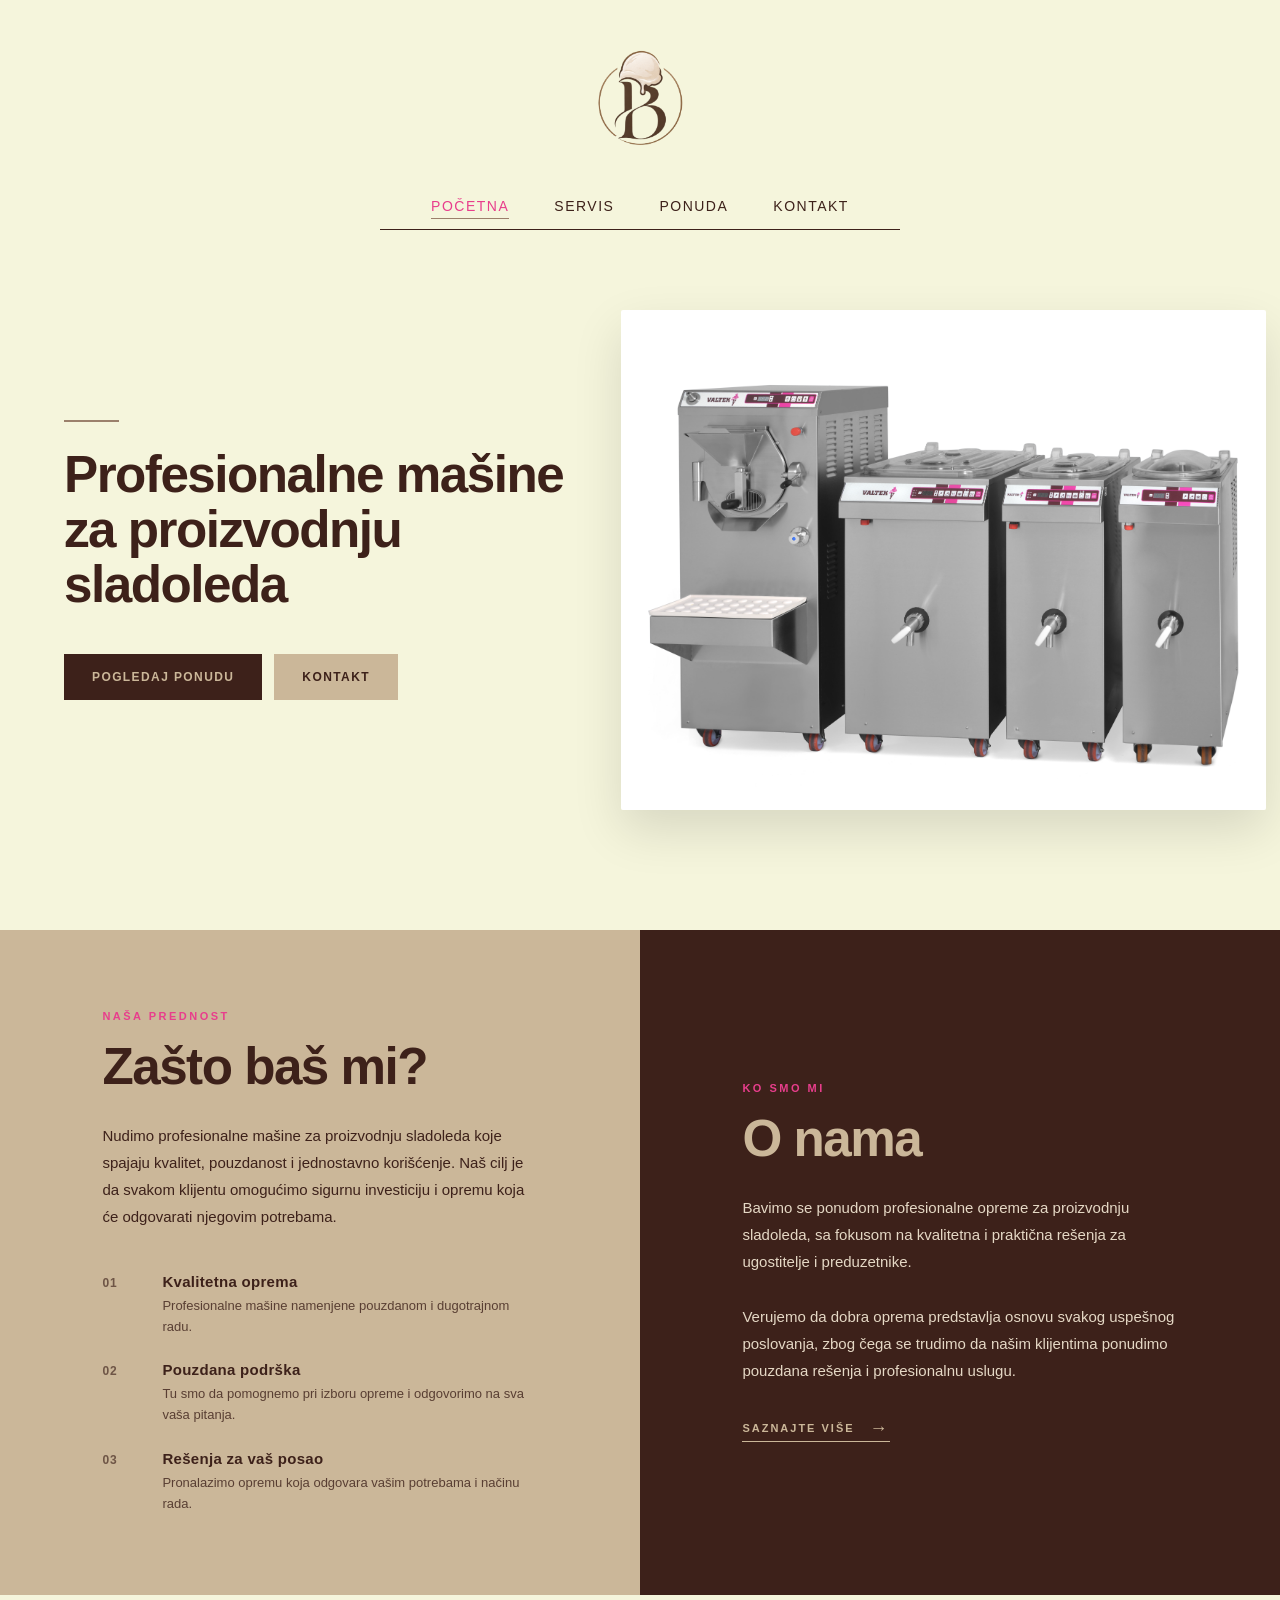
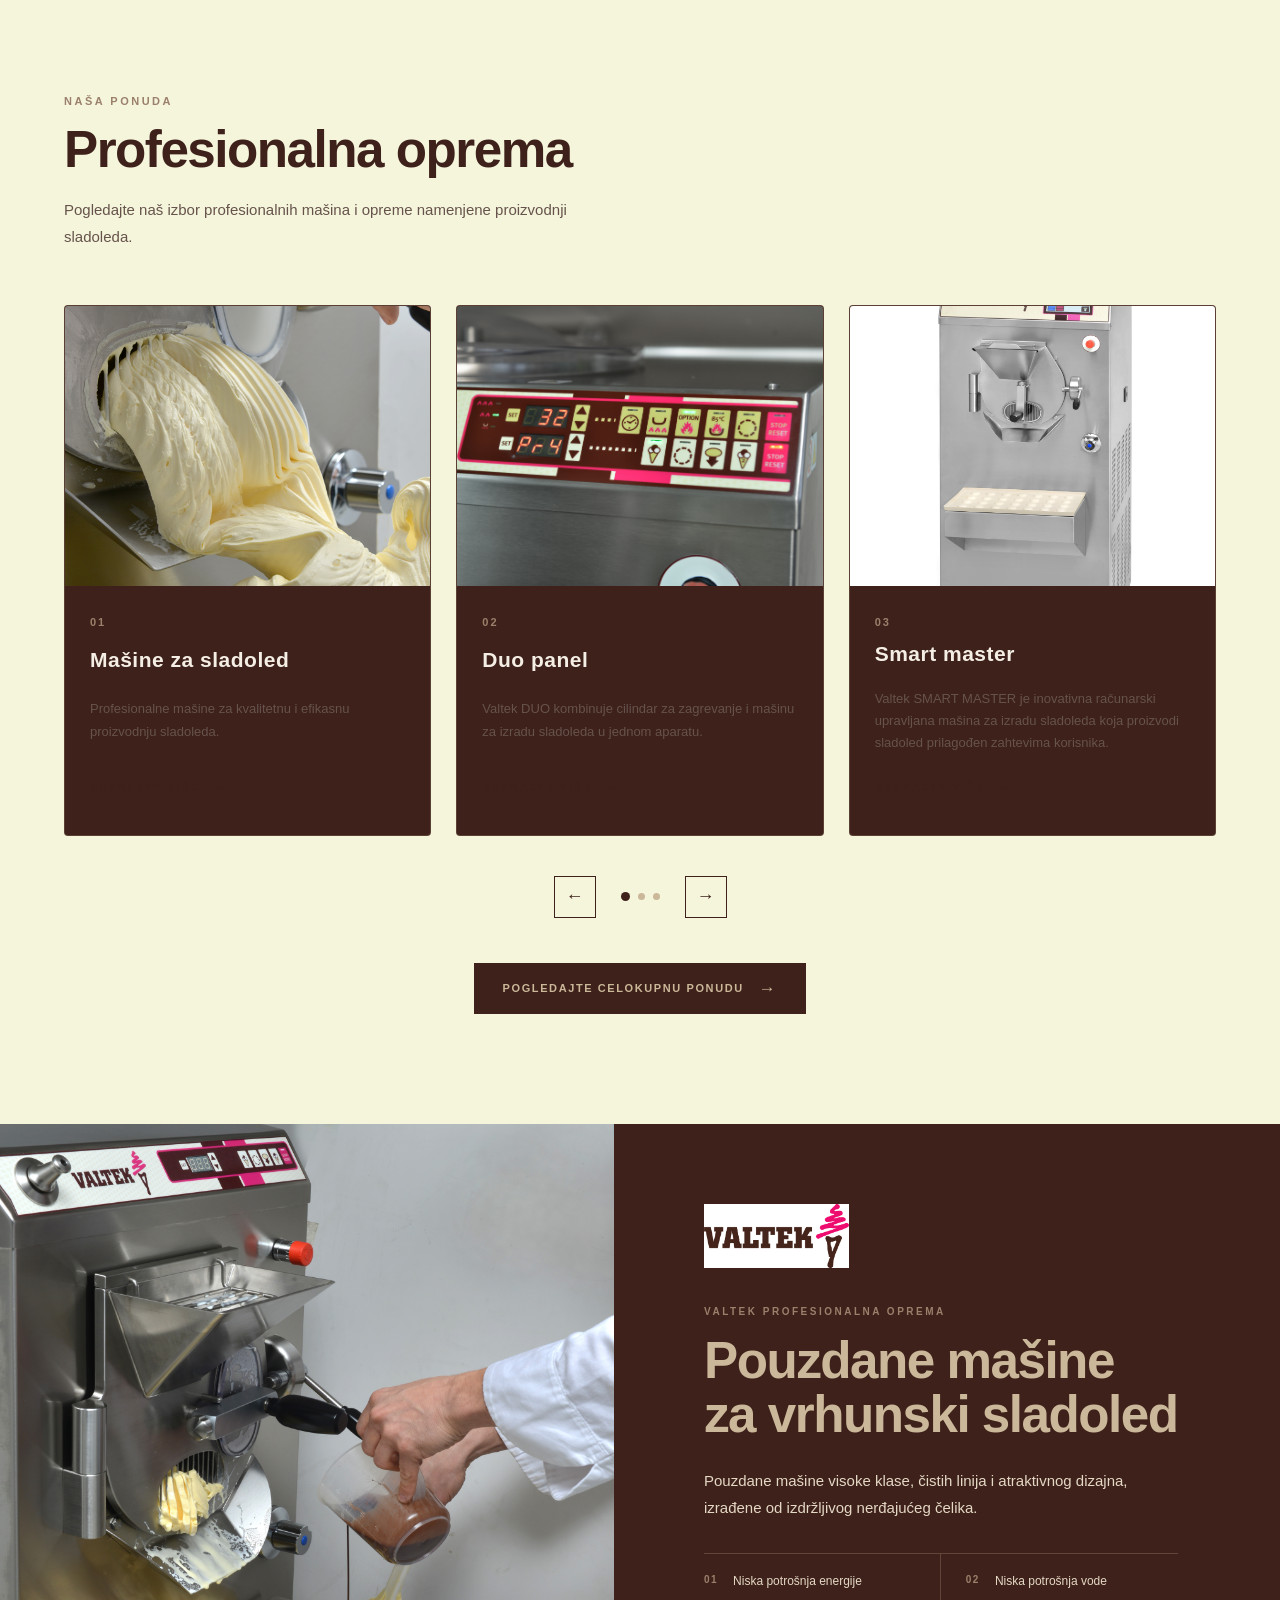
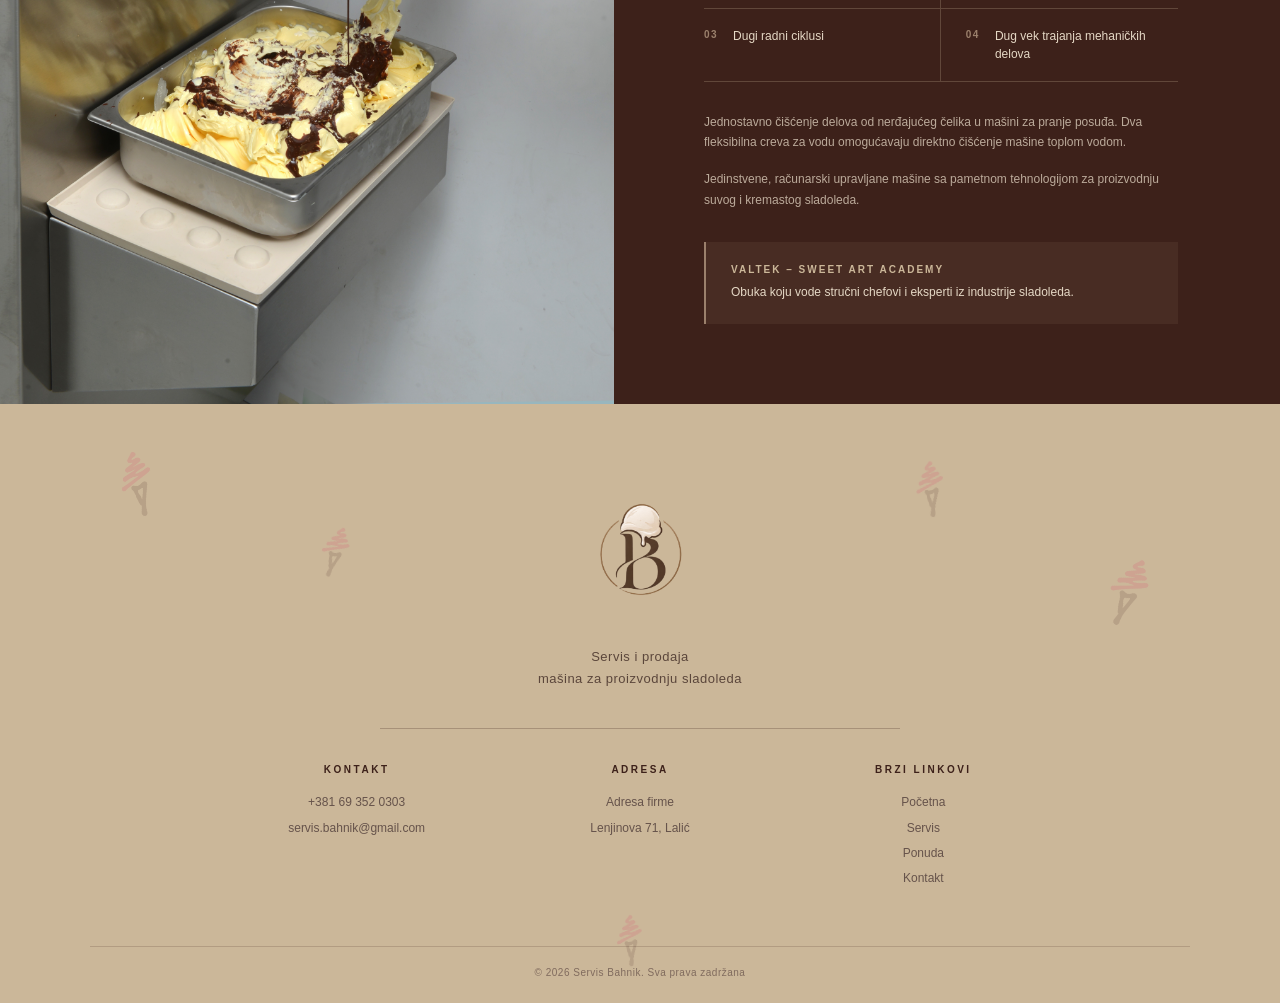
<file: index.html>
<!DOCTYPE html>
<html lang="en">
<head>
    <meta charset="UTF-8">
    <meta name="viewport" content="width=device-width, initial-scale=1.0">
    <link rel="icon" type="image/png" href="img/logo.png">
    <title>Profesionalne Mašine za Sladoled, Gelato i Pasterizatori</title>

    <meta name="description" content="Pogledajte ponudu profesionalnih mašina za proizvodnju sladoleda, gelato, pasterizatora i opreme za poslastičarstvo. Servis Bahnik.">
    <meta name="keywords" content="mašina za proizvodnju sladoleda, mašine za gelato, gelato oprema, pasterizator za sladoled, LABA, Valtek, Valtex, Valmar">
    <link rel="stylesheet" href="style.css">
</head>
<body>
   <header class="header">
  

  <div class="logo-nav">
    <img src="img/logo.png" alt="logo">
  </div>

  <div class="nav-bar">
  <li><a href="index.html" class="active">POČETNA</a></li>
  <li><a href="servis.html">SERVIS</a></li>
  <li><a href="ponuda.html">PONUDA</a></li>
  <li><a href="kontakt.html">KONTAKT</a></li>
  </div>

 

   </header>

   <section class="hero">

<div class="left">
   <p class="opis">Profesionalne mašine za proizvodnju sladoleda</p>

  <div class="hero-buttons">
            <a href="ponuda.html" class="btn-left">
                POGLEDAJ PONUDU
            </a>

            <a href="kontakt.html" class="btn-right">
                KONTAKT
            </a>
        </div>

    </div>

</div>

<div class="right">
    <img class="hero-img" src="img/DIGI GROUP_23 x.jpg" alt="hero-img">
</div>


</section>
<section class="about-section">

    <div class="why-us">

        <span class="section-label">NAŠA PREDNOST</span>

        <h2>Zašto baš mi?</h2>

        <p>
            Nudimo profesionalne mašine za proizvodnju sladoleda
            koje spajaju kvalitet, pouzdanost i jednostavno korišćenje.
            Naš cilj je da svakom klijentu omogućimo sigurnu investiciju
            i opremu koja će odgovarati njegovim potrebama.
        </p>

        <div class="why-list">

            <div class="why-item">
                <span class="number">01</span>
                <div>
                    <h3>Kvalitetna oprema</h3>
                    <p>
                        Profesionalne mašine namenjene pouzdanom
                        i dugotrajnom radu.
                    </p>
                </div>
            </div>

            <div class="why-item">
                <span class="number">02</span>
                <div>
                    <h3>Pouzdana podrška</h3>
                    <p>
                        Tu smo da pomognemo pri izboru opreme
                        i odgovorimo na sva vaša pitanja.
                    </p>
                </div>
            </div>

            <div class="why-item">
                <span class="number">03</span>
                <div>
                    <h3>Rešenja za vaš posao</h3>
                    <p>
                        Pronalazimo opremu koja odgovara vašim
                        potrebama i načinu rada.
                    </p>
                </div>
            </div>

        </div>

    </div>


    <div class="about-us">

        <span class="section-label">KO SMO MI</span>

        <h2>O nama</h2>

        <p>
            Bavimo se ponudom profesionalne opreme za proizvodnju
            sladoleda, sa fokusom na kvalitetna i praktična rešenja
            za ugostitelje i preduzetnike.
        </p>

        <p>
            Verujemo da dobra oprema predstavlja osnovu svakog
            uspešnog poslovanja, zbog čega se trudimo da našim
            klijentima ponudimo pouzdana rešenja i profesionalnu
            uslugu.
        </p>

        <a href="kontakt.html" class="about-link">
            SAZNAJTE VIŠE
            <span>→</span>
        </a>

    </div>

</section>

<section class="products-section">

    <div class="products-header">

        <span class="section-label">NAŠA PONUDA</span>

        <h2>Profesionalna oprema</h2>

        <p>
            Pogledajte naš izbor profesionalnih mašina i opreme
            namenjene proizvodnji sladoleda.
        </p>

    </div>


    <div class="products-carousel">


        <div class="product-card">

            <div class="product-image">
                <img
                    src="img/slika_54.JPG"
                    alt="Mašina za proizvodnju sladoleda"
                >
            </div>

            <div class="product-info">

                <span class="product-number">01</span>

                <h3>Mašine za sladoled</h3>

                <p>
                    Profesionalne mašine za kvalitetnu i efikasnu
                    proizvodnju sladoleda.
                </p>

                <a href="ponuda.html" class="product-link">
                    SAZNAJTE VIŠE
                    <span>→</span>
                </a>

            </div>

        </div>



        <div class="product-card">

            <div class="product-image">
                <img
                    src="img/DUO PANEL.JPG"
                    alt="Profesionalna oprema za sladoled"
                >
            </div>

            <div class="product-info">

                <span class="product-number">02</span>

                <h3>Duo panel</h3>

                <p>
                    Valtek DUO kombinuje cilindar za zagrevanje i mašinu za izradu sladoleda u jednom aparatu.
                </p>

                <a href="ponuda.html" class="product-link">
                    SAZNAJTE VIŠE
                    <span>→</span>
                </a>

            </div>

        </div>


        

        <div class="product-card">

            <div class="product-image">
                <img
                    src="img/SMART MASTER_24.jpg"
                    alt="Oprema za proizvodnju sladoleda"
                >
            </div>

            <div class="product-info">

                <span class="product-number">03</span>

                <h3>Smart master</h3>

                <p>
                    Valtek SMART MASTER je inovativna računarski upravljana mašina za izradu sladoleda koja proizvodi
                     sladoled prilagođen zahtevima korisnika.
                </p>

                <a href="ponuda.html" class="product-link">
                    SAZNAJTE VIŠE
                    <span>→</span>
                </a>

            </div>

        </div>

    </div>


    

    <div class="carousel-controls">

        <button class="carousel-prev" aria-label="Prethodni proizvod">
            ←
        </button>

        <div class="carousel-dots">
            <span class="dot active"></span>
            <span class="dot"></span>
            <span class="dot"></span>
        </div>

        <button class="carousel-next" aria-label="Sledeći proizvod">
            →
        </button>

    </div>



    <div class="products-button">

        <a href="ponuda.html">
            POGLEDAJTE CELOKUPNU PONUDU
            <span>→</span>
        </a>

    </div>

</section>

<section class="valtek-section">

    <div class="valtek-image">
        <img src="img/slika_17.JPG" alt="VALTEK profesionalna mašina za sladoled">
    </div>

    <div class="valtek-content">

        <img src="img/Valtek logo.jpg" alt="VALTEK logo" class="valtek-logo">

        <span class="section-label">VALTEK PROFESIONALNA OPREMA</span>

        <h2>Pouzdane mašine<br>za vrhunski sladoled</h2>

        <p class="valtek-intro">
            Pouzdane mašine visoke klase, čistih linija i atraktivnog
            dizajna, izrađene od izdržljivog nerđajućeg čelika.
        </p>

        <div class="valtek-features">

            <div class="valtek-feature">
                <span>01</span>
                <p>Niska potrošnja energije</p>
            </div>

            <div class="valtek-feature">
                <span>02</span>
                <p>Niska potrošnja vode</p>
            </div>

            <div class="valtek-feature">
                <span>03</span>
                <p>Dugi radni ciklusi</p>
            </div>

            <div class="valtek-feature">
                <span>04</span>
                <p>Dug vek trajanja mehaničkih delova</p>
            </div>

        </div>

        <p class="valtek-description">
            Jednostavno čišćenje delova od nerđajućeg čelika u mašini
            za pranje posuđa. Dva fleksibilna creva za vodu omogućavaju
            direktno čišćenje mašine toplom vodom.
        </p>

        <p class="valtek-description">
            Jedinstvene, računarski upravljane mašine sa pametnom
            tehnologijom za proizvodnju suvog i kremastog sladoleda.
        </p>

        <div class="valtek-academy">

            <span class="academy-label">VALTEK – SWEET ART ACADEMY</span>

            <p>
                Obuka koju vode stručni chefovi i eksperti iz industrije
                sladoleda.
            </p>

        </div>

    </div>

</section>

<footer class="footer">

    <div class="footer-decoration">
        <img src="img/Logo - kornet.png" alt="">
        <img src="img/Logo - kornet.png" alt="">
        <img src="img/Logo - kornet.png" alt="">
        <img src="img/Logo - kornet.png" alt="">
        <img src="img/Logo - kornet.png" alt="">
    </div>

    <div class="footer-content">

        <div class="footer-logo">
            <img src="img/logo.png" alt="Logo">
        </div>

        <p class="footer-tagline">
            Servis i prodaja <br>
            mašina za proizvodnju sladoleda
        </p>

        <div class="footer-line"></div>

        <div class="footer-info">

            <div class="footer-column">
                <span class="footer-title">KONTAKT</span>

                <p>+381 69 352 0303</p>
                <p>servis.bahnik@gmail.com</p>
            </div>

            <div class="footer-column">
                <span class="footer-title">ADRESA</span>

                <p>Adresa firme</p>
                <p>Lenjinova 71, Lalić</p>
            </div>

            <div class="footer-column">
                <span class="footer-title">BRZI LINKOVI</span>

                <a href="index.html">Početna</a>
                <a href="servis.html">Servis</a>
                <a href="ponuda.html">Ponuda</a>
                <a href="kontakt.html">Kontakt</a>
            </div>

        </div>

        <div class="footer-bottom">
            <p>© 2026 Servis Bahnik. Sva prava zadržana </p>
        </div>

    </div>

</footer>
<script src="script.js"></script>
</body>
</html>
</file>
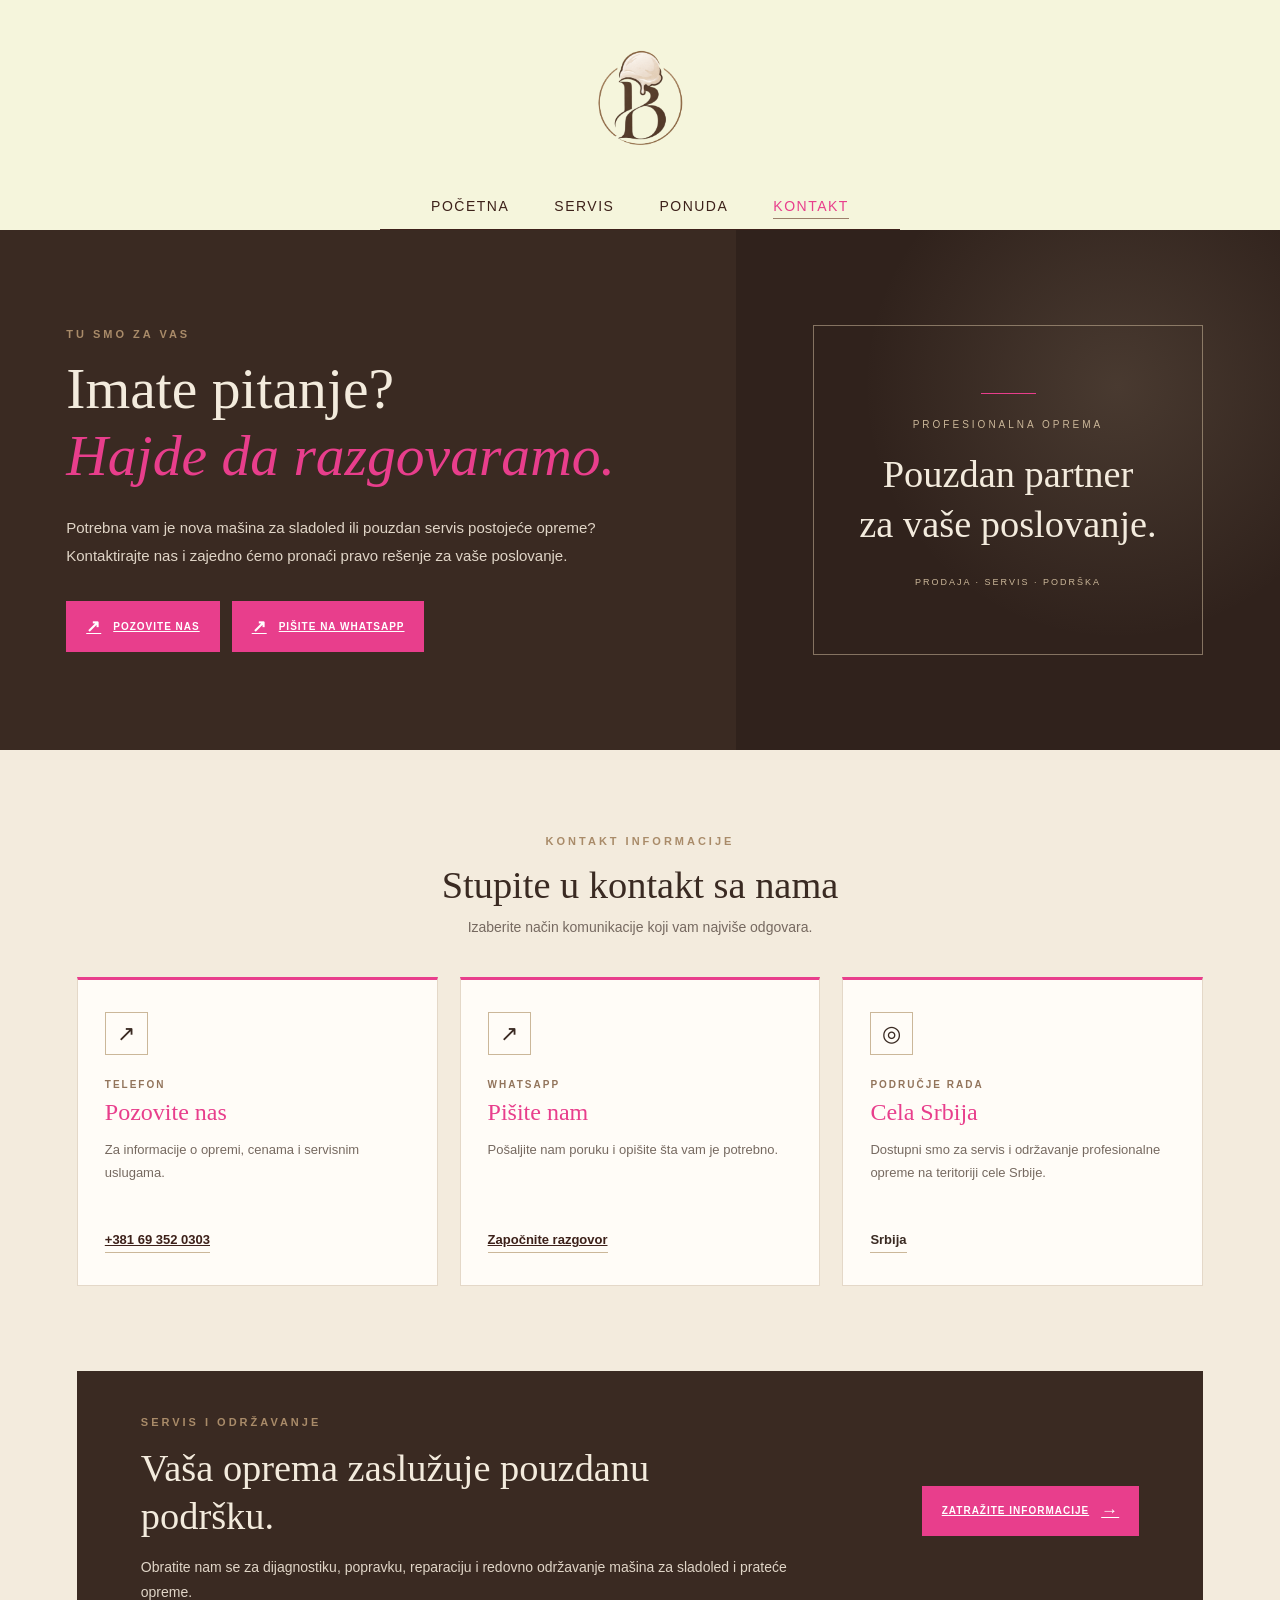
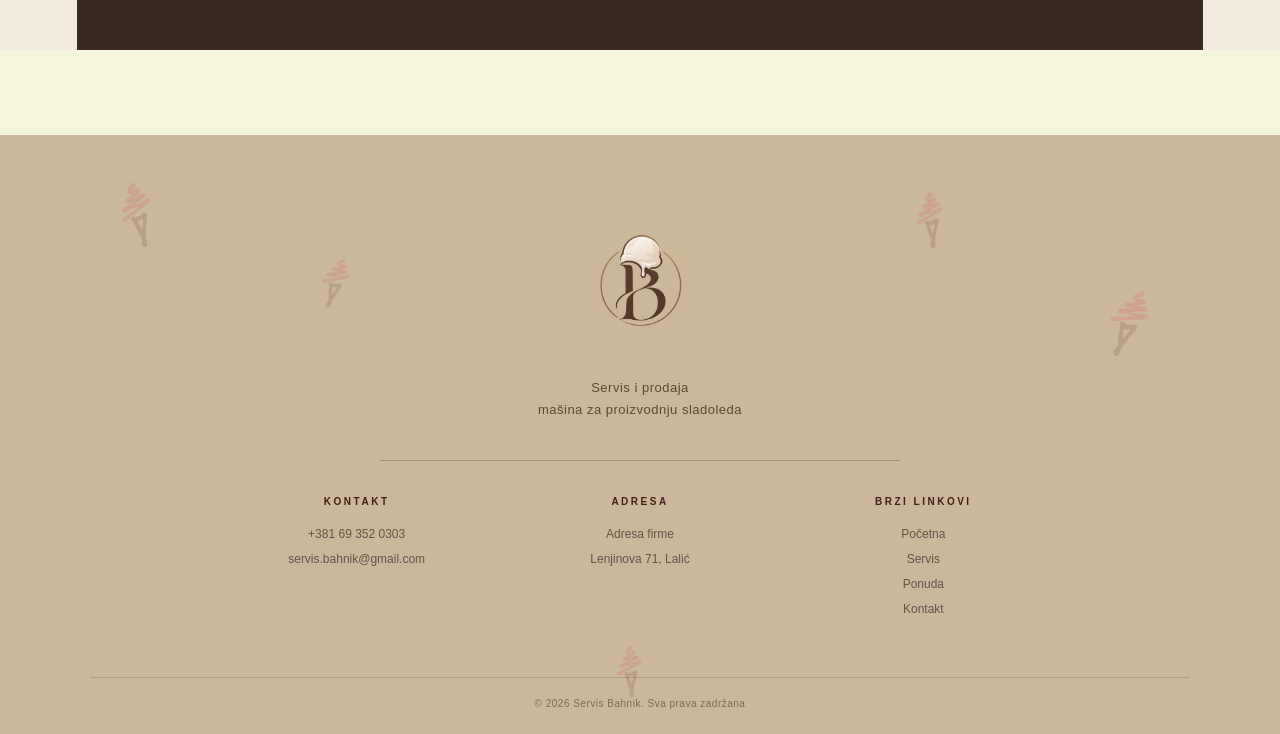
<file: kontakt.html>
<!DOCTYPE html>
<html lang="en">
<head>
    <meta charset="UTF-8">
    <meta name="viewport" content="width=device-width, initial-scale=1.0">
      <link rel="icon" type="image/png" href="img/logo.png">
    <title>Kontakt | Prodaja i Servis Mašina za Sladoled – Bahnik</title>
    <meta name="description" content="Kontaktirajte Servis Bahnik za prodaju, održavanje i servis profesionalnih mašina za sladoled, gelato opreme i pasterizatora.">
    <link rel="stylesheet" href="style.css">
</head>
<body>
     <header class="header">
  

  <div class="logo-nav">
    <img src="img/logo.png" alt="logo">
  </div>

  <div class="nav-bar">
  <li><a href="index.html">POČETNA</a></li>
  <li><a href="servis.html">SERVIS</a></li>
  <li><a href="ponuda.html">PONUDA</a></li>
  <li><a href="kontakt.html" class="active">KONTAKT</a></li>
  </div>

 

   </header>
   
 
    <main class="contact-page">

        <section class="contact-hero">
            <div class="contact-hero-content">
                <p class="contact-eyebrow">TU SMO ZA VAS</p>

                <h1>Imate pitanje?<br>
                    <span>Hajde da razgovaramo.</span>
                </h1>

                <p class="contact-intro">
                    Potrebna vam je nova mašina za sladoled ili pouzdan
                    servis postojeće opreme? Kontaktirajte nas i zajedno
                    ćemo pronaći pravo rešenje za vaše poslovanje.
                </p>

                <div class="contact-hero-buttons">
                    <a href="tel:+381693520303" class="contact-btn contact-btn-primary">
                        <span>↗</span> POZOVITE NAS
                    </a>

                    <a href="https://wa.me/381693520303"
                       class="contact-btn contact-btn-outline"
                       target="_blank"
                       rel="noopener noreferrer">
                        <span>↗</span> PIŠITE NA WHATSAPP
                    </a>
                </div>
            </div>

            <div class="contact-hero-decoration">
                <div class="decoration-inner">
                    <span class="decoration-line"></span>
                    <p>PROFESIONALNA OPREMA</p>
                    <h2>Pouzdan partner<br>za vaše poslovanje.</h2>
                    <span class="decoration-bottom">PRODAJA · SERVIS · PODRŠKA</span>
                </div>
            </div>
        </section>

        <section class="contact-details-section">
            <div class="contact-section-heading">
                <p class="contact-eyebrow">KONTAKT INFORMACIJE</p>
                <h2>Stupite u kontakt sa nama</h2>
                <p>
                    Izaberite način komunikacije koji vam najviše odgovara.
                </p>
            </div>

            <div class="contact-cards">

                <article class="contact-card">
                    <div class="contact-card-icon">↗</div>
                    <p class="contact-card-label">TELEFON</p>
                    <h3>Pozovite nas</h3>
                    <p>
                        Za informacije o opremi, cenama i servisnim uslugama.
                    </p>
                    <a href="tel:+381693520303" class="contact-card-link">
                        +381 69 352 0303
                    </a>
                </article>

                <article class="contact-card">
                    <div class="contact-card-icon">↗</div>
                    <p class="contact-card-label">WHATSAPP</p>
                    <h3>Pišite nam</h3>
                    <p>
                        Pošaljite nam poruku i opišite šta vam je potrebno.
                    </p>
                    <a href="https://wa.me/381693520303"
                       class="contact-card-link"
                       target="_blank"
                       rel="noopener noreferrer">
                        Započnite razgovor
                    </a>
                </article>

                <article class="contact-card">
                    <div class="contact-card-icon">◎</div>
                    <p class="contact-card-label">PODRUČJE RADA</p>
                    <h3>Cela Srbija</h3>
                    <p>
                        Dostupni smo za servis i održavanje profesionalne
                        opreme na teritoriji cele Srbije.
                    </p>
                    <span class="contact-card-link">
                        Srbija
                    </span>
                </article>

            </div>
        </section>

        <section class="service-contact-banner">
            <div>
                <p class="contact-eyebrow">SERVIS I ODRŽAVANJE</p>
                <h2>Vaša oprema zaslužuje pouzdanu podršku.</h2>
                <p>
                    Obratite nam se za dijagnostiku, popravku, reparaciju
                    i redovno održavanje mašina za sladoled i prateće opreme.
                </p>
            </div>

            <a href="https://wa.me/381693520303?text=Poštovani%2C%20potrebne%20su%20mi%20informacije%20o%20servisu%20mašine%20za%20sladoled."
               class="contact-btn contact-btn-light"
               target="_blank"
               rel="noopener noreferrer">
                ZATRAŽITE INFORMACIJE <span>→</span>
            </a>
        </section>

    </main>

 

 

<footer class="footer">

    <div class="footer-decoration">
        <img src="img/Logo - kornet.png" alt="">
        <img src="img/Logo - kornet.png" alt="">
        <img src="img/Logo - kornet.png" alt="">
        <img src="img/Logo - kornet.png" alt="">
        <img src="img/Logo - kornet.png" alt="">
    </div>

    <div class="footer-content">

        <div class="footer-logo">
            <img src="img/logo.png" alt="Logo">
        </div>

        <p class="footer-tagline">
            Servis i prodaja <br>
            mašina za proizvodnju sladoleda
        </p>

        <div class="footer-line"></div>

        <div class="footer-info">

            <div class="footer-column">
                <span class="footer-title">KONTAKT</span>

                <p>+381 69 352 0303</p>
                <p>servis.bahnik@gmail.com</p>
            </div>

            <div class="footer-column">
                <span class="footer-title">ADRESA</span>

                <p>Adresa firme</p>
                <p>Lenjinova 71, Lalić</p>
            </div>

            <div class="footer-column">
                <span class="footer-title">BRZI LINKOVI</span>

                <a href="index.html">Početna</a>
                <a href="servis.html">Servis</a>
                <a href="ponuda.html">Ponuda</a>
                <a href="kontakt.html">Kontakt</a>
            </div>

        </div>

        <div class="footer-bottom">
            <p>© 2026 Servis Bahnik. Sva prava zadržana </p>
        </div>

    </div>

</footer>
</body>
</html>
</file>
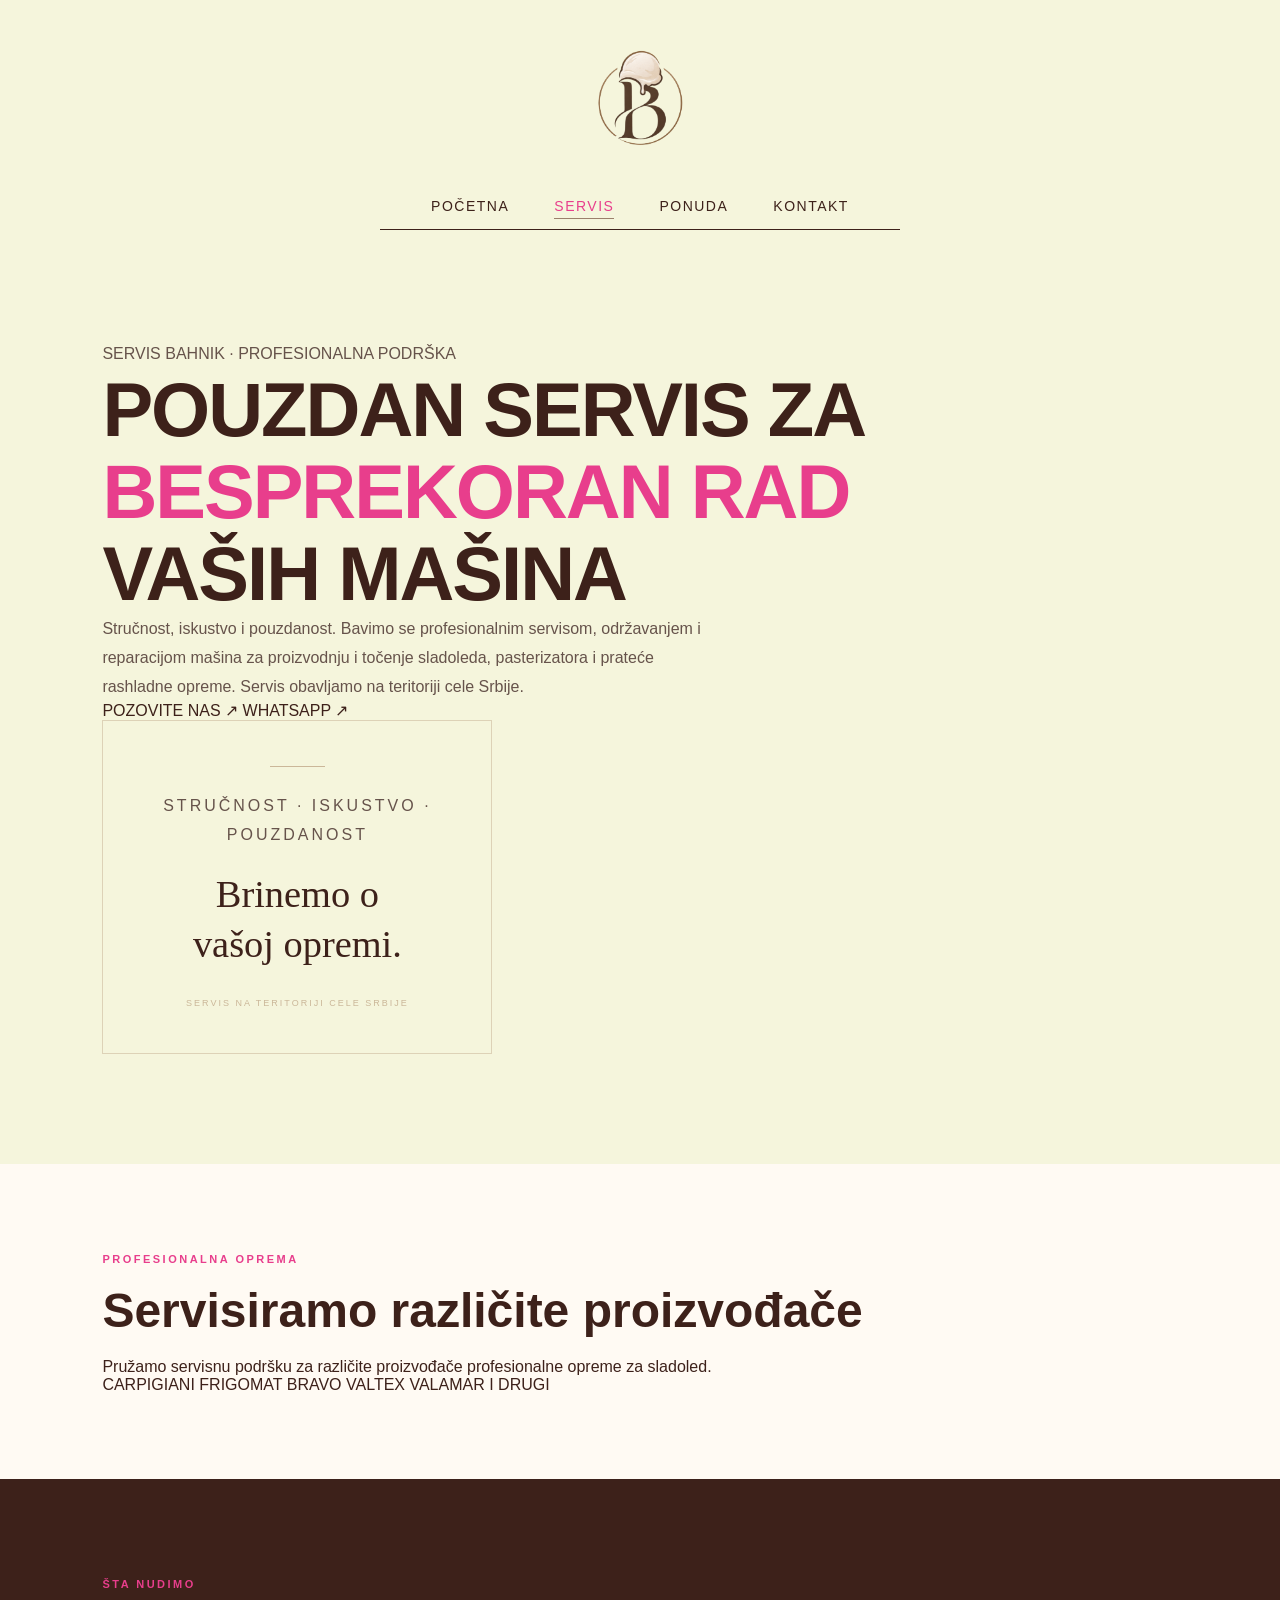
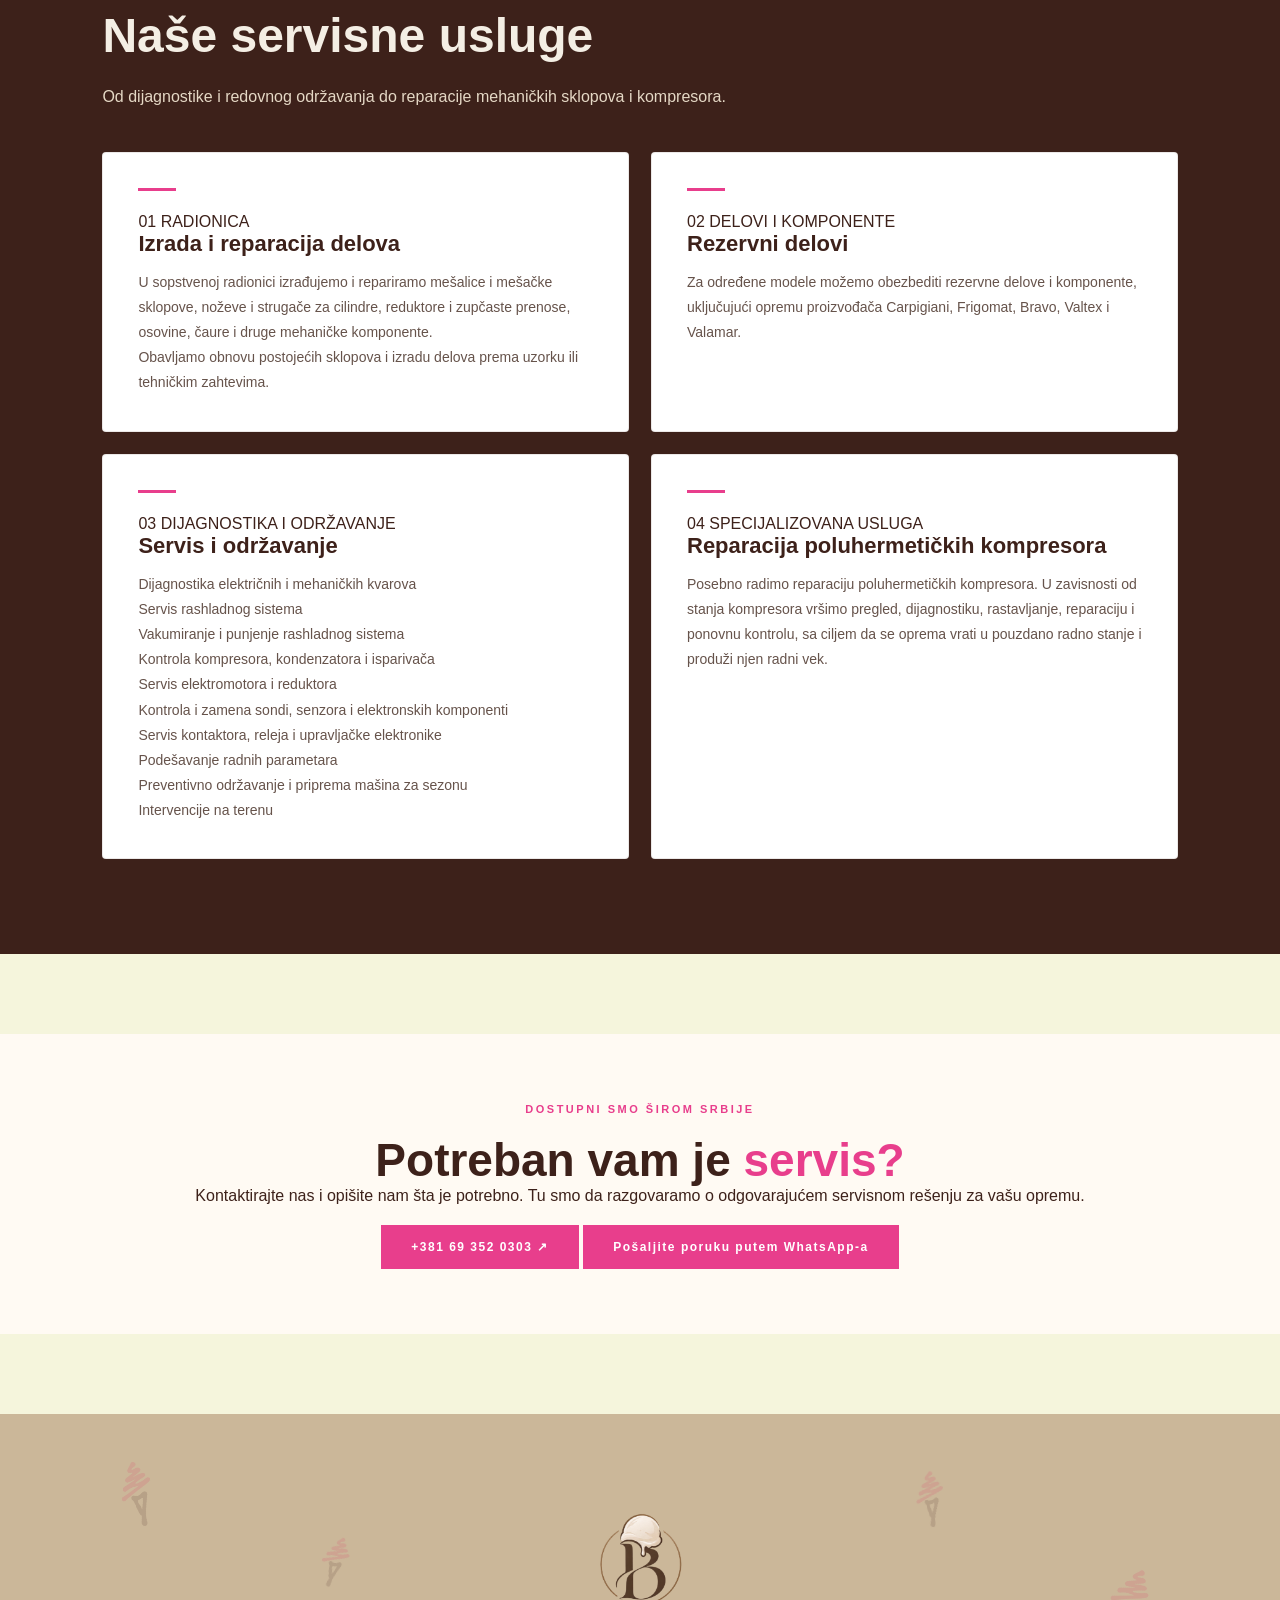
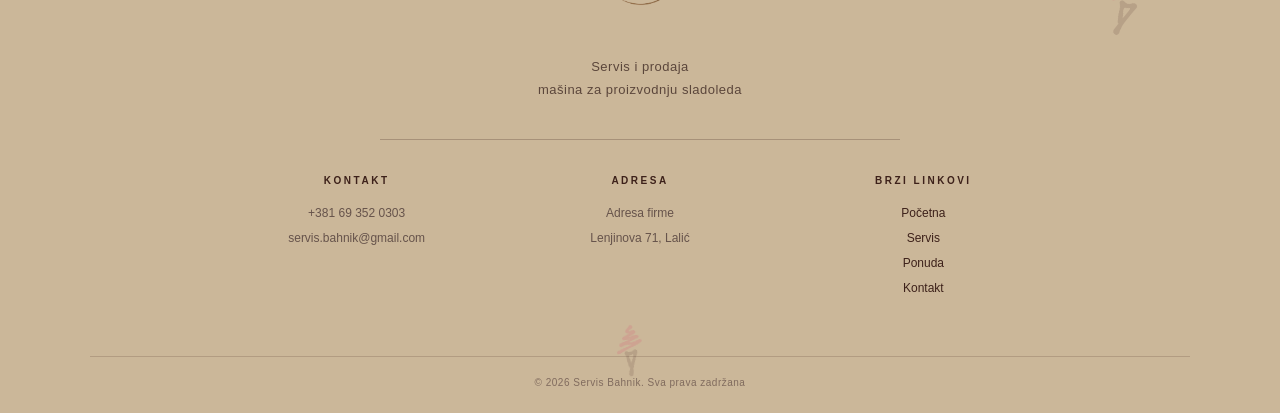
<file: servis.html>
<!DOCTYPE html>
<html lang="sr">
<head>
    <meta charset="UTF-8">
    <meta name="viewport" content="width=device-width, initial-scale=1.0">
    <meta name="description" content="Profesionalni servis, održavanje i reparacija mašina za sladoled na teritoriji cele Srbije.">
       <link rel="icon" type="image/png" href="img/logo.png">
    <title>Servis Mašina za Sladoled | Carpigiani, Valtek, Valmar, Valtex</title>

<meta name="description" content="Servis i održavanje profesionalnih mašina za sladoled, gelato i pasterizatora. Servis mašina Carpigiani, Valtek, Valmar, Valtex i drugih proizvođača.">
<meta name="keywords" content="servis mašina za sladoled, Carpigiani servis, Carpigiani mašine servis, Valtek servis, Valtex servis, Valmar servis, servis pasterizatora, servis gelato mašina">
    <link rel="stylesheet" href="style.css">
</head>
<body class="service-page">

   <header class="header">
  

  <div class="logo-nav">
    <img src="img/logo.png" alt="logo">
  </div>

  <div class="nav-bar">
  <li><a href="index.html" >POČETNA</a></li>
  <li><a href="servis.html" class="active">SERVIS</a></li>
  <li><a href="ponuda.html">PONUDA</a></li>
  <li><a href="kontakt.html">KONTAKT</a></li>
  </div>

 

   </header>

<main>

    <!-- HERO SEKCIJA -->
    <section class="service-hero">
        <div class="service-hero-content">
            <p class="eyebrow">SERVIS BAHNIK · PROFESIONALNA PODRŠKA</p>

            <h1>POUZDAN SERVIS ZA <span>BESPREKORAN RAD</span> VAŠIH MAŠINA</h1>

            <p class="service-intro">
                Stručnost, iskustvo i pouzdanost. Bavimo se profesionalnim
                servisom, održavanjem i reparacijom mašina za proizvodnju i
                točenje sladoleda, pasterizatora i prateće rashladne opreme.
                Servis obavljamo na teritoriji cele Srbije.
            </p>

            <div class="service-buttons">
                <a href="tel:+381693520303" class="service-btn service-btn-primary">
                    POZOVITE NAS <span>↗</span>
                </a>

                <a href="https://wa.me/381693520303"
                   class="service-btn service-btn-outline"
                   target="_blank" rel="noopener">
                    WHATSAPP <span>↗</span>
                </a>
            </div>
        </div>

        <div class="service-hero-decoration">
            <div class="decoration-inner">
                <span class="decoration-line"></span>
                <p>STRUČNOST · ISKUSTVO · POUZDANOST</p>
                <h2>Brinemo o<br>vašoj opremi.</h2>
                <span class="decoration-bottom">
                    SERVIS NA TERITORIJI CELE SRBIJE
                </span>
            </div>
        </div>
    </section>

    <!-- PROIZVOĐAČI -->
    <section class="service-brands">
        <div class="section-heading">
            <span class="section-label">PROFESIONALNA OPREMA</span>
            <h2>Servisiramo različite proizvođače</h2>
            <p>
                Pružamo servisnu podršku za različite proizvođače
                profesionalne opreme za sladoled.
            </p>
        </div>

        <div class="brand-list">
            <span>CARPIGIANI</span>
            <span>FRIGOMAT</span>
            <span>BRAVO</span>
            <span>VALTEX</span>
            <span>VALAMAR</span>
            <span>I DRUGI</span>
        </div>
    </section>

    <!-- SERVISNE USLUGE -->
    <section class="service-details">
        <div class="section-heading">
            <span class="section-label">ŠTA NUDIMO</span>
            <h2>Naše servisne usluge</h2>
            <p>
                Od dijagnostike i redovnog održavanja do reparacije
                mehaničkih sklopova i kompresora.
            </p>
        </div>

        <div class="service-grid">

            <article class="service-card service-card-featured">
                <span class="card-number">01</span>
                <span class="card-kicker">RADIONICA</span>
                <h3>Izrada i reparacija delova</h3>

                <p>
                    U sopstvenoj radionici izrađujemo i repariramo mešalice
                    i mešačke sklopove, noževe i strugače za cilindre,
                    reduktore i zupčaste prenose, osovine, čaure i druge
                    mehaničke komponente.
                </p>

                <p>
                    Obavljamo obnovu postojećih sklopova i izradu delova
                    prema uzorku ili tehničkim zahtevima.
                </p>
            </article>

            <article class="service-card">
                <span class="card-number">02</span>
                <span class="card-kicker">DELOVI I KOMPONENTE</span>
                <h3>Rezervni delovi</h3>

                <p>
                    Za određene modele možemo obezbediti rezervne delove
                    i komponente, uključujući opremu proizvođača
                    Carpigiani, Frigomat, Bravo, Valtex i Valamar.
                </p>
            </article>

            <article class="service-card service-card-wide">
                <span class="card-number">03</span>
                <span class="card-kicker">DIJAGNOSTIKA I ODRŽAVANJE</span>
                <h3>Servis i održavanje</h3>

                <div class="maintenance-list">
                    <p>Dijagnostika električnih i mehaničkih kvarova</p>
                    <p>Servis rashladnog sistema</p>
                    <p>Vakumiranje i punjenje rashladnog sistema</p>
                    <p>Kontrola kompresora, kondenzatora i isparivača</p>
                    <p>Servis elektromotora i reduktora</p>
                    <p>Kontrola i zamena sondi, senzora i elektronskih komponenti</p>
                    <p>Servis kontaktora, releja i upravljačke elektronike</p>
                    <p>Podešavanje radnih parametara</p>
                    <p>Preventivno održavanje i priprema mašina za sezonu</p>
                    <p>Intervencije na terenu</p>
                </div>
            </article>

            <article class="service-card service-card-featured service-card-compressor">
                <span class="card-number">04</span>
                <span class="card-kicker">SPECIJALIZOVANA USLUGA</span>
                <h3>Reparacija poluhermetičkih kompresora</h3>

                <p>
                    Posebno radimo reparaciju poluhermetičkih kompresora.
                    U zavisnosti od stanja kompresora vršimo pregled,
                    dijagnostiku, rastavljanje, reparaciju i ponovnu
                    kontrolu, sa ciljem da se oprema vrati u pouzdano
                    radno stanje i produži njen radni vek.
                </p>
            </article>

        </div>
    </section>

    <!-- KONTAKT BANNER -->
    <section class="service-cta">
        <div>
            <span class="section-label">DOSTUPNI SMO ŠIROM SRBIJE</span>

            <h2>Potreban vam je <span>servis?</span></h2>

            <p>
                Kontaktirajte nas i opišite nam šta je potrebno.
                Tu smo da razgovaramo o odgovarajućem servisnom
                rešenju za vašu opremu.
            </p>
        </div>

        <div class="cta-actions">
            <a href="tel:+381693520303"
               class="service-btn service-btn-light">
                +381 69 352 0303 <span>↗</span>
            </a>

            <a href="https://wa.me/381693520303"
               target="_blank" rel="noopener"
               class="whatsapp-link">
                Pošaljite poruku putem WhatsApp-a
            </a>
        </div>
    </section>

</main>

<!-- FOOTER -->

<footer class="footer">

    <div class="footer-decoration">
        <img src="img/Logo - kornet.png" alt="">
        <img src="img/Logo - kornet.png" alt="">
        <img src="img/Logo - kornet.png" alt="">
        <img src="img/Logo - kornet.png" alt="">
        <img src="img/Logo - kornet.png" alt="">
    </div>

    <div class="footer-content">

        <div class="footer-logo">
            <img src="img/logo.png" alt="Logo">
        </div>

        <p class="footer-tagline">
            Servis i prodaja <br>
            mašina za proizvodnju sladoleda
        </p>

        <div class="footer-line"></div>

        <div class="footer-info">

            <div class="footer-column">
                <span class="footer-title">KONTAKT</span>

                <p>+381 69 352 0303</p>
                <p>servis.bahnik@gmail.com</p>
            </div>

            <div class="footer-column">
                <span class="footer-title">ADRESA</span>

                <p>Adresa firme</p>
                <p>Lenjinova 71, Lalić</p>
            </div>

            <div class="footer-column">
                <span class="footer-title">BRZI LINKOVI</span>

                <a href="index.html">Početna</a>
                <a href="servis.html">Servis</a>
                <a href="ponuda.html">Ponuda</a>
                <a href="kontakt.html">Kontakt</a>
            </div>

        </div>

        <div class="footer-bottom">
            <p>© 2026 Servis Bahnik. Sva prava zadržana </p>
        </div>

    </div>

</footer>

</body>
</html>
</file>
<file: style.css>
* {
    margin: 0;
    padding: 0;
    box-sizing: border-box;
}

html {
    scroll-behavior: smooth;
}

body {
    font-family: "Poppins", Arial, sans-serif;
    background-color: #f5f5dc;
    color: #3d211a;
    min-height: 100vh;
}
.header {
    width: 100%;
    display: flex;
    flex-direction: column;
    align-items: center;
    padding-top: 25px;
}


.logo-nav {
    display: flex;
    justify-content: center;
    align-items: center;
    margin-bottom: 22px;
}

.logo-nav img {
    width: 150px;
    height: 150px;
    display: block;
}



.nav-bar {
    display: flex;
    justify-content: center;
    align-items: center;
    gap: 45px;

    list-style: none;

    
    border-bottom: 1px solid #3d211a;
    width: 520px;
    padding-bottom: 14px;
}

.nav-bar li {
    list-style: none;
}

.nav-bar a {
    position: relative;
    text-decoration: none;
    color: #3d211a;

    font-size: 14px;
    font-weight: 500;
    letter-spacing: 1.5px;

    padding-bottom: 5px;

    transition: color 0.3s ease;
}


.nav-bar a:hover {
    color: #9b806c;
}


.nav-bar a.active {
    color: #9b806c;
}

.nav-bar a.active::after {
    content: "";

    position: absolute;
    left: 0;
    bottom: 0;

    width: 100%;
    height: 1px;

    background-color: #9b806c;
}


.hero {
    width: min(1200px, 90%);
    min-height: 620px;

    margin: 0 auto;

    display: grid;
    grid-template-columns: 44% 56%;
    align-items: center;

    gap: 50px;

    padding: 80px 0 100px;
}



.hero .left {
    display: flex;
    flex-direction: column;
    align-items: flex-start;

    max-width: 500px;
}



.opis {
    position: relative;

    margin: 0 0 42px;

    font-size: clamp(36px, 4vw, 58px);
    line-height: 1.08;

    font-weight: 600;
    letter-spacing: -1.5px;

    color: #3d211a;
}



.opis::before {
    content: "";

    display: block;

    width: 55px;
    height: 2px;

    margin-bottom: 25px;

    background-color: #9b806c;
}



.hero .left a {
    display: inline-block;

    font-family: inherit;

    padding: 15px 27px;

    font-size: 12px;
    font-weight: 600;

    letter-spacing: 1.4px;

    text-decoration: none;

    cursor: pointer;

    transition:
        background-color 0.3s ease,
        color 0.3s ease,
        border-color 0.3s ease,
        transform 0.3s ease,
        box-shadow 0.3s ease;
}



.btn-left {
    background-color: #3d211a;

    color: #cbb799 !important;

    border: 1px solid #3d211a;

}



.btn-left:hover {
    background-color: #4d2b22;

    color: #f1e5d2 !important;

    border-color: #4d2b22;

    transform: translateY(-2px);

    box-shadow:
        0 8px 20px rgba(61, 33, 26, 0.20);
}



.btn-right {
    background-color: #cbb799;

    color: #3d211a !important;

    border: 1px solid #cbb799;
}




.btn-right:hover {
    background-color: #d8c8ad;

    color: #3d211a !important;

    border-color: #d8c8ad;

    transform: translateY(-2px);

    box-shadow:
        0 8px 20px rgba(61, 33, 26, 0.15);
}

.hero-buttons {
    display: flex;
    align-items: center;
    gap: 12px;
}



.hero .right {
    width: 100%;

    display: flex;

    justify-content: flex-end;
    align-items: center;
}


.hero-img {
    display: block;

    width: 100%;
    max-width: 650px;

    height: 500px;

    object-fit: cover;

    border-radius: 2px;

    box-shadow:
        0 20px 50px rgba(0, 0, 0, 0.12);

    transition:
        transform 0.5s ease,
        box-shadow 0.5s ease;
}



.hero-img:hover {
    transform: scale(1.015);

    box-shadow:
        0 25px 60px rgba(0, 0, 0, 0.16);
}


.about-section {
    width: 100%;

    display: grid;
    grid-template-columns: 1fr 1fr;

    margin-top: 20px;
}



.why-us,
.about-us {
    min-height: 620px;

    padding: 80px 8vw;

    display: flex;
    flex-direction: column;
    justify-content: center;
}



.why-us {
    background-color: #cbb799;

    color: #3d211a;
}



.about-us {
    background-color: #3d211a;

    color: #cbb799;
}



.section-label {
    display: inline-block;

    margin-bottom: 18px;

    font-size: 11px;
    font-weight: 600;

    letter-spacing: 2.5px;
}


.why-us h2,
.about-us h2 {
    margin: 0 0 28px;

    font-size: clamp(38px, 4vw, 58px);

    line-height: 1.05;

    font-weight: 600;

    letter-spacing: -1.5px;
}


.why-us > p,
.about-us > p {
    max-width: 520px;

    margin: 0 0 28px;

    font-size: 15px;

    line-height: 1.8;
}


.why-list {
    margin-top: 15px;

    display: flex;
    flex-direction: column;

    gap: 24px;
}



.why-item {
    display: grid;

    grid-template-columns: 45px 1fr;

    gap: 15px;

    align-items: start;
}




.number {
    font-size: 12px;

    font-weight: 600;

    letter-spacing: 1px;

    padding-top: 3px;

    opacity: 0.65;
}


.why-item h3 {
    margin: 0 0 6px;

    font-size: 15px;

    font-weight: 600;

    letter-spacing: 0.3px;
}


.why-item p {
    margin: 0;

    max-width: 400px;

    font-size: 13px;

    line-height: 1.6;

    opacity: 0.8;
}




.about-us > p {
    color: #e5d8c5;

    max-width: 500px;
}


.about-link {
    display: inline-flex;

    align-items: center;

    gap: 15px;

    width: fit-content;

    margin-top: 10px;

    padding-bottom: 7px;

    color: #cbb799;

    border-bottom: 1px solid #cbb799;

    text-decoration: none;

    font-size: 11px;

    font-weight: 600;

    letter-spacing: 2px;

    transition:
        gap 0.3s ease,
        color 0.3s ease,
        border-color 0.3s ease;
}


.about-link span {
    font-size: 18px;

    line-height: 0;

    transition: transform 0.3s ease;
}


.about-link:hover {
    gap: 20px;

    color: #fff;

    border-color: #fff;
}


.about-link:hover span {
    transform: translateX(3px);
}

.products-section {
    width: min(1200px, 90%);
    margin: 0 auto;
    padding: 100px 0 110px;
    color: #3d211a;
}

.products-header {
    max-width: 650px;
    margin-bottom: 55px;
}

.products-header .section-label {
    display: block;
    margin-bottom: 16px;
    font-size: 11px;
    font-weight: 600;
    letter-spacing: 2.5px;
    color: #9b806c;
}

.products-header h2 {
    margin: 0 0 20px;
    font-size: clamp(40px, 4vw, 58px);
    line-height: 1.05;
    font-weight: 600;
    letter-spacing: -1.5px;
    color: #3d211a;
}

.products-header p {
    margin: 0;
    max-width: 560px;
    font-size: 15px;
    line-height: 1.8;
    color: #66534b;
}

/* CAROUSEL DESKTOP STILOVI */
.products-carousel {
    display: grid;
    grid-template-columns: repeat(3, 1fr);
    gap: 25px;
    transition: transform 0.4s ease-in-out;
}

.product-card {
    overflow: hidden;
    background-color: #f4eee4;
    border: 1px solid rgba(61, 33, 26, 0.12);
    transition:
        transform 0.4s ease,
        box-shadow 0.4s ease;
}

.product-card:hover {
    transform: translateY(-7px);
    box-shadow: 0 18px 40px rgba(61, 33, 26, 0.13);
}

.product-image {
    width: 100%;
    height: 300px;
    overflow: hidden;
}

.product-image img {
    width: 100%;
    height: 100%;
    display: block;
    object-fit: cover;
    transition: transform 0.6s ease;
}

.product-card:hover .product-image img {
    transform: scale(1.05);
}

.product-info {
    position: relative;
    padding: 30px 30px 32px;
}

.product-number {
    display: block;
    margin-bottom: 12px;
    font-size: 11px;
    font-weight: 600;
    letter-spacing: 2px;
    color: #9b806c;
}

.product-info h3 {
    margin: 0 0 13px;
    font-size: 22px;
    line-height: 1.2;
    font-weight: 600;
    color: #3d211a;
}

.product-info p {
    margin: 0 0 25px;
    min-height: 50px;
    font-size: 13px;
    line-height: 1.7;
    color: #66534b;
}

.product-link {
    display: inline-flex;
    align-items: center;
    gap: 13px;
    padding-bottom: 6px;
    color: #3d211a;
    border-bottom: 1px solid #3d211a;
    text-decoration: none;
    font-size: 11px;
    font-weight: 600;
    letter-spacing: 1.8px;
    transition:
        gap 0.3s ease,
        color 0.3s ease,
        border-color 0.3s ease;
}

.product-link span {
    font-size: 17px;
    line-height: 1;
    transition: transform 0.3s ease;
}

.product-link:hover {
    gap: 18px;
    color: #9b806c;
    border-color: #9b806c;
}

.product-link:hover span {
    transform: translateX(3px);
}

/* KONTROLE CAROUSELA */
.carousel-controls {
    display: flex;
    align-items: center;
    justify-content: center;
    gap: 25px;
    margin-top: 40px;
}

.carousel-prev,
.carousel-next {
    width: 42px;
    height: 42px;
    display: flex;
    align-items: center;
    justify-content: center;
    background-color: transparent;
    color: #3d211a;
    border: 1px solid #3d211a;
    font-size: 18px;
    cursor: pointer;
    transition:
        background-color 0.3s ease,
        color 0.3s ease,
        transform 0.3s ease;
}

.carousel-prev:hover,
.carousel-next:hover {
    background-color: #3d211a;
    color: #cbb799;
    transform: translateY(-2px);
}

.carousel-dots {
    display: flex;
    align-items: center;
    gap: 8px;
}

.dot {
    width: 7px;
    height: 7px;
    display: block;
    border-radius: 50%;
    background-color: #cbb799;
    cursor: pointer;
    transition:
        transform 0.3s ease,
        background-color 0.3s ease;
}

.dot.active {
    width: 9px;
    height: 9px;
    background-color: #3d211a;
}

.products-button {
    display: flex;
    justify-content: center;
    margin-top: 45px;
}

.products-button a {
    display: inline-flex;
    align-items: center;
    gap: 15px;
    padding: 16px 28px;
    background-color: #3d211a;
    color: #cbb799 !important;
    border: 1px solid #3d211a;
    text-decoration: none;
    font-size: 11px;
    font-weight: 600;
    letter-spacing: 1.6px;
    transition:
        background-color 0.3s ease,
        color 0.3s ease,
        transform 0.3s ease,
        box-shadow 0.3s ease;
}

.products-button a span {
    font-size: 17px;
    line-height: 1;
    transition: transform 0.3s ease;
}

.products-button a:hover {
    background-color: #cbb799;
    color: #3d211a !important;
    transform: translateY(-2px);
    box-shadow: 0 8px 20px rgba(61, 33, 26, 0.15);
}

.products-button a:hover span {
    transform: translateX(3px);
}
.valtek-section {
    width: 100%;
    display: grid;
    grid-template-columns: 48% 52%;
    min-height: 720px;
    background-color: #3d211a;
}

.valtek-image {
    width: 100%;
    height: 100%;
    min-height: 720px;
    overflow: hidden;
}

.valtek-image img {
    width: 100%;
    height: 100%;
    display: block;
    object-fit: cover;
    transition: transform 0.7s ease;
}

.valtek-image:hover img {
    transform: scale(1.03);
}

.valtek-content {
    display: flex;
    flex-direction: column;
    justify-content: center;
    padding: 80px 8vw 80px 7vw;
    color: #cbb799;
}

.valtek-logo {
    width: 145px;
    height: auto;
    display: block;
    margin-bottom: 38px;
    object-fit: contain;
}

.valtek-content .section-label {
    display: block;
    margin-bottom: 17px;
    font-size: 10px;
    font-weight: 600;
    letter-spacing: 2.5px;
    color: #9b806c;
}

.valtek-content h2 {
    margin: 0 0 25px;
    font-size: clamp(40px, 4vw, 58px);
    line-height: 1.05;
    font-weight: 600;
    letter-spacing: -1.5px;
    color: #cbb799;
}

.valtek-intro {
    max-width: 570px;
    margin: 0 0 32px;
    font-size: 15px;
    line-height: 1.8;
    color: #e5d8c5;
}

.valtek-features {
    display: grid;
    grid-template-columns: repeat(2, 1fr);
    gap: 0;
    max-width: 600px;
    margin-bottom: 30px;
    border-top: 1px solid rgba(203, 183, 153, 0.25);
}

.valtek-feature {
    display: flex;
    align-items: flex-start;
    gap: 15px;
    padding: 18px 20px 18px 0;
    border-bottom: 1px solid rgba(203, 183, 153, 0.25);
}

.valtek-feature:nth-child(odd) {
    border-right: 1px solid rgba(203, 183, 153, 0.25);
    padding-right: 25px;
}

.valtek-feature:nth-child(even) {
    padding-left: 25px;
}

.valtek-feature span {
    flex-shrink: 0;
    padding-top: 2px;
    font-size: 10px;
    font-weight: 600;
    letter-spacing: 1.5px;
    color: #9b806c;
}

.valtek-feature p {
    margin: 0;
    font-size: 12px;
    line-height: 1.5;
    color: #e5d8c5;
}

.valtek-description {
    max-width: 600px;
    margin: 0 0 17px;
    font-size: 12px;
    line-height: 1.7;
    color: rgba(229, 216, 197, 0.75);
}

.valtek-academy {
    max-width: 600px;
    margin-top: 15px;
    padding: 22px 25px;
    border-left: 2px solid #9b806c;
    background-color: rgba(203, 183, 153, 0.07);
}

.academy-label {
    display: block;
    margin-bottom: 8px;
    font-size: 10px;
    font-weight: 600;
    letter-spacing: 2px;
    color: #cbb799;
}

.valtek-academy p {
    margin: 0;
    font-size: 12px;
    line-height: 1.6;
    color: #e5d8c5;
}

.footer {
    position: relative;
    width: 100%;
    overflow: hidden;
    padding: 75px 0 25px;
    background-color: #cbb799;
    color: #3d211a;
}

.footer-decoration {
    position: absolute;
    inset: 0;
    pointer-events: none;
    z-index: 0;
}

.footer-decoration img {
    position: absolute;
    width: 70px;
    height: 70px;
    object-fit: contain;
    opacity: 0.13;
}

.footer-decoration img:nth-child(1) {
    top: 45px;
    left: 8%;
    transform: rotate(-18deg);
}

.footer-decoration img:nth-child(2) {
    top: 120px;
    left: 24%;
    width: 55px;
    height: 55px;
    transform: rotate(12deg);
}

.footer-decoration img:nth-child(3) {
    top: 55px;
    right: 25%;
    width: 60px;
    height: 60px;
    transform: rotate(-10deg);
}

.footer-decoration img:nth-child(4) {
    top: 150px;
    right: 9%;
    width: 75px;
    height: 75px;
    transform: rotate(17deg);
}

.footer-decoration img:nth-child(5) {
    bottom: 35px;
    left: 47%;
    width: 55px;
    height: 55px;
    transform: rotate(-8deg);
}

.footer-content {
    position: relative;
    z-index: 1;
    width: min(1100px, 90%);
    margin: 0 auto;
    text-align: center;
}

.footer-logo {
    display: flex;
    justify-content: center;
    align-items: center;
    margin-bottom: 22px;
}

.footer-logo img {
    width: 145px;
    height: auto;
    display: block;
}

.footer-tagline {
    margin: 0;
    font-size: 13px;
    line-height: 1.7;
    letter-spacing: 0.5px;
    color: #5b463b;
}

.footer-line {
    width: 520px;
    max-width: 100%;
    height: 1px;
    margin: 38px auto 35px;
    background-color: rgba(61, 33, 26, 0.25);
}

.footer-info {
    display: grid;
    grid-template-columns: repeat(3, 1fr);
    gap: 50px;
    max-width: 800px;
    margin: 0 auto;
}

.footer-column {
    display: flex;
    flex-direction: column;
    align-items: center;
}

.footer-title {
    display: block;
    margin-bottom: 15px;
    font-size: 10px;
    font-weight: 600;
    letter-spacing: 2.5px;
    color: #3d211a;
}

.footer-column p,
.footer-column a {
    margin: 3px 0;
    font-size: 12px;
    line-height: 1.6;
    color: #66534b;
    text-decoration: none;
}

.footer-column a {
    transition: color 0.3s ease;
}

.footer-column a:hover {
    color: #9b806c;
}

.footer-bottom {
    margin-top: 55px;
    padding-top: 20px;
    border-top: 1px solid rgba(61, 33, 26, 0.18);
}

.footer-bottom p {
    margin: 0;
    font-size: 10px;
    letter-spacing: 0.5px;
    color: #806b5e;
}
@media (max-width: 1024px) {

    .header {
        padding-top: 22px;
    }

    .logo-nav img {
        width: 135px;
    }

    .nav-bar {
        width: 480px;
        gap: 35px;
    }

    .hero {
        width: 88%;
        min-height: auto;
        grid-template-columns: 1fr 1fr;
        gap: 35px;
        padding: 70px 0 85px;
    }

    .hero .left {
        max-width: 100%;
    }

    .opis {
        font-size: 44px;
        line-height: 1.08;
    }

    .hero-img {
        height: 430px;
    }

    .why-us,
    .about-us {
        min-height: 570px;
        padding: 65px 6vw;
    }

    .why-us h2,
    .about-us h2 {
        font-size: 45px;
    }

    .products-section {
        overflow: hidden;
    }

    .products-header {
        margin-bottom: 45px;
    }

    .products-carousel {
        display: flex;
        gap: 0;
        width: 100%;
    }
    .product-card{
        min-width: 100%;
        flex: 0 0 100%;
        box-sizing: border-box;
    }

    .product-image {
        height: 250px;
    }

    .product-info {
        padding: 25px 22px 28px;
    }

    .product-info h3 {
        font-size: 20px;
    }

    .valtek-section {
        grid-template-columns: 45% 55%;
        min-height: 650px;
    }

    .valtek-image {
        min-height: 650px;
    }

    .valtek-content {
        padding: 60px 5vw;
    }

    .valtek-logo {
        width: 125px;
        margin-bottom: 28px;
    }

    .valtek-content h2 {
        font-size: 44px;
    }

    .valtek-intro {
        font-size: 14px;
    }

    .valtek-feature {
        padding: 15px 15px 15px 0;
    }

    .valtek-feature:nth-child(even) {
        padding-left: 15px;
    }

    .footer {
        padding: 65px 0 25px;
    }

    .footer-info {
        max-width: 700px;
        gap: 30px;
    }
}


@media (max-width: 768px) {

    .header {
        padding-top: 20px;
    }

    .logo-nav {
        margin-bottom: 18px;
    }

    .logo-nav img {
        width: 125px;
    }

    .nav-bar {
        width: 90%;
        gap: 28px;
        padding-bottom: 12px;
    }

    .nav-bar a {
        font-size: 12px;
        letter-spacing: 1.2px;
    }

    .hero {
        width: 88%;
        grid-template-columns: 1fr;
        gap: 50px;
        padding: 60px 0 75px;
        text-align: center;
    }

    .hero .left {
        align-items: center;
        max-width: 650px;
        margin: 0 auto;
    }

    .opis {
        margin-bottom: 35px;
        font-size: 46px;
        line-height: 1.08;
    }

    .opis::before {
        width: 45px;
        height: 2px;
        margin: 0 auto 22px;
    }

    .hero-buttons {
        justify-content: center;
    }

    .hero .right {
        justify-content: center;
    }

    .hero-img {
        width: 100%;
        max-width: 650px;
        height: 400px;
    }

    .about-section {
        grid-template-columns: 1fr;
        margin-top: 0;
    }

    .why-us,
    .about-us {
        min-height: auto;
        padding: 70px 10%;
    }

    .why-us {
        padding-bottom: 65px;
    }

    .about-us {
        padding-top: 65px;
        padding-bottom: 75px;
    }

    .why-us h2,
    .about-us h2 {
        font-size: 44px;
    }

    .why-us > p,
    .about-us > p {
        font-size: 14px;
        line-height: 1.75;
    }

    .products-section {
        width: 88%;
        padding: 75px 0 85px;
    }

    .products-header {
        max-width: 600px;
        margin-bottom: 40px;
    }

    .products-header h2 {
        font-size: 44px;
    }

    .products-header p {
        font-size: 14px;
        line-height: 1.7;
    }

    .products-carousel {
        grid-template-columns: repeat(2, 1fr);
        gap: 20px;
    }

    .product-image {
        height: 260px;
    }

    .product-info {
        padding: 25px 22px 28px;
    }

    .product-info h3 {
        font-size: 20px;
    }

    .product-info p {
        min-height: auto;
        font-size: 12px;
    }

    .carousel-controls {
        margin-top: 30px;
        gap: 20px;
    }

    .products-button {
        margin-top: 38px;
    }

    .valtek-section {
        grid-template-columns: 1fr;
        min-height: auto;
    }

    .valtek-image {
        min-height: 450px;
        height: 450px;
    }

    .valtek-content {
        padding: 65px 10%;
    }

    .valtek-logo {
        width: 130px;
        margin-bottom: 30px;
    }

    .valtek-content h2 {
        font-size: 44px;
    }

    .valtek-intro {
        font-size: 14px;
        line-height: 1.75;
    }

    .valtek-features {
        max-width: 100%;
    }

    .valtek-description {
        font-size: 12px;
        line-height: 1.7;
    }

    .valtek-academy {
        max-width: 100%;
    }

    .footer {
        padding: 65px 0 25px;
    }

    .footer-content {
        width: 88%;
    }

    .footer-logo img {
        width: 130px;
    }

    .footer-info {
        grid-template-columns: repeat(3, 1fr);
        gap: 20px;
    }

    .footer-column p,
    .footer-column a {
        font-size: 11px;
    }

    .footer-decoration img:nth-child(1) {
        left: 4%;
    }

    .footer-decoration img:nth-child(2) {
        left: 18%;
    }

    .footer-decoration img:nth-child(3) {
        right: 18%;
    }

    .footer-decoration img:nth-child(4) {
        right: 4%;
    }
}


@media (max-width: 600px) {

    .header {
        padding-top: 18px;
    }

    .logo-nav {
        margin-bottom: 17px;
    }

    .logo-nav img {
        width: 115px;
    }

    .nav-bar {
        width: 92%;
        gap: 20px;
        padding-bottom: 11px;
    }

    .nav-bar a {
        font-size: 11px;
        letter-spacing: 1px;
    }

    .hero {
        width: 88%;
        padding: 50px 0 65px;
        gap: 40px;
    }

    .opis {
        font-size: 36px;
        line-height: 1.12;
        letter-spacing: -0.8px;
        margin-bottom: 30px;
    }

    .opis::before {
        width: 42px;
        margin-bottom: 18px;
    }

    .hero-buttons {
        width: 100%;
        gap: 8px;
    }

    .hero .left a {
        flex: 1;
        width: auto;
        padding: 14px 10px;
        font-size: 10px;
        letter-spacing: 1px;
        text-align: center;
    }

    .hero-img {
        width: 100%;
        height: 330px;
    }

    .why-us,
    .about-us {
        padding: 55px 8%;
    }

    .why-us h2,
    .about-us h2 {
        font-size: 38px;
        margin-bottom: 20px;
    }

    .why-us > p,
    .about-us > p {
        font-size: 13px;
        line-height: 1.7;
    }

    .why-list {
        gap: 20px;
        margin-top: 10px;
    }

    .why-item {
        grid-template-columns: 35px 1fr;
        gap: 10px;
    }

    .why-item h3 {
        font-size: 14px;
    }

    .why-item p {
        font-size: 12px;
        line-height: 1.6;
    }

    .about-link {
        font-size: 10px;
        letter-spacing: 1.7px;
    }

    .products-section {
        width: 88%;
        padding: 65px 0 75px;
    }

    .products-header {
        margin-bottom: 35px;
    }

    .products-header .section-label {
        font-size: 10px;
        letter-spacing: 2px;
    }

    .products-header h2 {
        font-size: 38px;
        margin-bottom: 17px;
    }

    .products-header p {
        font-size: 13px;
        line-height: 1.7;
    }

    .products-carousel {
        grid-template-columns: 1fr;
        gap: 20px;
    }

    .product-image {
        height: 300px;
    }

    .product-info {
        padding: 24px 22px 27px;
    }

    .product-info h3 {
        font-size: 20px;
    }

    .product-info p {
        font-size: 12px;
        line-height: 1.6;
        margin-bottom: 22px;
    }

    .carousel-controls {
        gap: 17px;
        margin-top: 27px;
    }

    .carousel-prev,
    .carousel-next {
        width: 38px;
        height: 38px;
        font-size: 16px;
    }

    .products-button {
        margin-top: 35px;
    }

    .products-button a {
        width: 100%;
        justify-content: center;
        padding: 15px 18px;
        font-size: 10px;
        letter-spacing: 1.3px;
    }

    .valtek-image {
        height: 350px;
        min-height: 350px;
    }

    .valtek-content {
        padding: 55px 8%;
    }

    .valtek-logo {
        width: 115px;
        margin-bottom: 25px;
    }

    .valtek-content .section-label {
        font-size: 9px;
        letter-spacing: 2px;
    }

    .valtek-content h2 {
        font-size: 37px;
        line-height: 1.08;
        margin-bottom: 20px;
    }

    .valtek-intro {
        font-size: 13px;
        line-height: 1.7;
        margin-bottom: 25px;
    }

    .valtek-features {
        grid-template-columns: 1fr;
        margin-bottom: 25px;
    }

    .valtek-feature {
        padding: 14px 0;
        border-right: none !important;
    }

    .valtek-feature:nth-child(even) {
        padding-left: 0;
    }

    .valtek-feature p {
        font-size: 12px;
    }

    .valtek-description {
        font-size: 11px;
        line-height: 1.7;
        margin-bottom: 15px;
    }

    .valtek-academy {
        margin-top: 10px;
        padding: 18px 18px;
    }

    .academy-label {
        font-size: 9px;
        letter-spacing: 1.6px;
    }

    .valtek-academy p {
        font-size: 11px;
        line-height: 1.6;
    }

    .footer {
        padding: 55px 0 22px;
    }

    .footer-content {
        width: 88%;
    }

    .footer-logo img {
        width: 115px;
    }

    .footer-tagline {
        font-size: 11px;
        line-height: 1.7;
    }

    .footer-line {
        width: 85%;
        margin: 30px auto 28px;
    }

    .footer-info {
        grid-template-columns: 1fr;
        gap: 25px;
    }

    .footer-column p,
    .footer-column a {
        font-size: 11px;
    }

    .footer-title {
        font-size: 9px;
        letter-spacing: 2px;
        margin-bottom: 10px;
    }

    .footer-bottom {
        margin-top: 35px;
        padding-top: 17px;
    }

    .footer-bottom p {
        font-size: 9px;
    }

    .footer-decoration img {
        width: 55px;
        height: 55px;
        opacity: 0.10;
    }

    .footer-decoration img:nth-child(1) {
        top: 30px;
        left: 2%;
    }

    .footer-decoration img:nth-child(2) {
        top: 180px;
        left: 3%;
    }

    .footer-decoration img:nth-child(3) {
        top: 35px;
        right: 3%;
    }

    .footer-decoration img:nth-child(4) {
        top: 190px;
        right: 2%;
    }

    .footer-decoration img:nth-child(5) {
        bottom: 25px;
        left: 45%;
    }
}


@media (max-width: 400px) {

    .logo-nav img {
        width: 105px;
    }

    .nav-bar {
        gap: 14px;
    }

    .nav-bar a {
        font-size: 10px;
        letter-spacing: 0.8px;
    }

    .hero {
        width: 90%;
        padding: 42px 0 55px;
        gap: 35px;
    }

    .opis {
        font-size: 31px;
        line-height: 1.12;
    }

    .hero-buttons {
        gap: 6px;
    }

    .hero .left a {
        padding: 13px 7px;
        font-size: 9px;
        letter-spacing: 0.7px;
    }

    .hero-img {
        height: 280px;
    }

    .why-us,
    .about-us {
        padding: 48px 8%;
    }

    .why-us h2,
    .about-us h2 {
        font-size: 33px;
    }

    .products-section {
        width: 90%;
        padding: 55px 0 65px;
    }

    .products-header h2 {
        font-size: 33px;
    }

    .product-image {
        height: 270px;
    }

    .product-info h3 {
        font-size: 18px;
    }

    .valtek-image {
        height: 290px;
        min-height: 290px;
    }

    .valtek-content {
        padding: 48px 8%;
    }

    .valtek-content h2 {
        font-size: 32px;
    }

    .valtek-logo {
        width: 105px;
    }

    .footer {
        padding-top: 48px;
    }

    .footer-info {
        gap: 22px;
    }

    .footer-decoration img {
        width: 45px;
        height: 45px;
    }
}
/* ==========================================
   SEKCIJA SA MREŽOM PROIZVODA (PONUDA)
   ========================================== */

.products-page {
    width: min(1200px, 90%);
    margin: 0 auto;
    padding: 60px 0 100px;
    color: #3d211a;
}

.products-grid {
    display: grid;
    grid-template-columns: repeat(3, 1fr); /* 3 kartice na kompjuteru */
    gap: 30px;
}

/* BRAON KARTICA PROIZVODA */
.product-card {
    overflow: hidden;
    background-color: #3d211a; /* Tamno braon pozadina kartice */
    border: 1px solid rgba(203, 183, 153, 0.2);
    border-radius: 4px;
    display: flex;
    flex-direction: column;
    transition: transform 0.4s ease, box-shadow 0.4s ease, border-color 0.4s ease;
}

.product-card:hover {
    transform: translateY(-8px);
    box-shadow: 0 20px 40px rgba(61, 33, 26, 0.35);
    border-color: rgba(203, 183, 153, 0.5);
}

.product-image {
    width: 100%;
    height: 280px;
    overflow: hidden;
    position: relative;
}

.product-image img {
    width: 100%;
    height: 100%;
    display: block;
    object-fit: cover;
    transition: transform 0.6s ease;
}

.product-card:hover .product-image img {
    transform: scale(1.06);
}

.product-info {
    padding: 30px 25px 32px;
    display: flex;
    flex-direction: column;
    justify-content: space-between;
    flex-grow: 1;
}

/* KREM TEKST NASLOVA */
.product-info h3 {
    margin: 0 0 20px;
    font-size: 21px;
    line-height: 1.3;
    font-weight: 600;
    color: #f4eee4; /* Krem boja */
    letter-spacing: 0.5px;
}

/* DUGME "SAZNAJTE VIŠE" NA BRAON KARTICI */
.open-modal-btn {
    align-self: flex-start;
    display: inline-flex;
    align-items: center;
    gap: 12px;
    background: transparent;
    border: none;
    border-bottom: 1px solid #cbb799;
    padding: 0 0 6px 0;
    color: #cbb799; /* Krem/zlatni ton */
    font-size: 11px;
    font-weight: 600;
    letter-spacing: 2px;
    cursor: pointer;
    transition: gap 0.3s ease, color 0.3s ease, border-color 0.3s ease;
}

.open-modal-btn span {
    font-size: 16px;
    line-height: 1;
    transition: transform 0.3s ease;
}

.open-modal-btn:hover {
    gap: 18px;
    color: #ffffff;
    border-color: #ffffff;
}

.open-modal-btn:hover span {
    transform: translateX(4px);
}



/* ==========================================
   MODERAN POP-UP MODAL PROZOR
   ========================================== */

.product-modal {
    position: fixed;
    inset: 0;
    width: 100%;
    height: 100%;
    z-index: 9999;
    display: flex;
    align-items: center;
    justify-content: center;
    padding: 20px;
    box-sizing: border-box;
    opacity: 0;
    visibility: hidden;
    transition: opacity 0.35s ease, visibility 0.35s ease;
}

.product-modal.active {
    opacity: 1;
    visibility: visible;
}

/* ZATAMNJENA POZADINA */
.modal-overlay {
    position: absolute;
    inset: 0;
    background-color: rgba(25, 12, 8, 0.78);
    backdrop-filter: blur(8px);
}

/* GLAVNI PROZOR */
.product-modal .modal-content {
    position: relative;
    z-index: 1;
    width: min(1100px, 100%);
    max-height: 90vh;
    overflow-x: hidden;
    overflow-y: auto;
    box-sizing: border-box;
    background-color: #3d211a;
    border: 1px solid rgba(203, 183, 153, 0.3);
    border-radius: 8px;
    box-shadow: 0 30px 60px rgba(0, 0, 0, 0.5);
    transform: translateY(30px) scale(0.96);
    transition: transform 0.35s cubic-bezier(0.16, 1, 0.3, 1);
}

.product-modal.active .modal-content {
    transform: translateY(0) scale(1);
}

/* DUGME ZA ZATVARANJE */
.product-modal .modal-close {
    position: sticky;
    float: right;
    top: 12px;
    margin: 12px 12px -48px 0;
    background: #3d211a;
    border: 1px solid rgba(203, 183, 153, 0.5);
    border-radius: 50%;
    width: 36px;
    height: 36px;
    display: flex;
    align-items: center;
    justify-content: center;
    font-size: 22px;
    line-height: 1;
    color: #cbb799;
    cursor: pointer;
    z-index: 5;
    transition: background-color 0.3s ease, color 0.3s ease,
                transform 0.3s ease;
}

.product-modal .modal-close:hover {
    background-color: #cbb799;
    color: #3d211a;
    transform: rotate(90deg);
}

/* RASPORED SLIKE I TEKSTA */
.product-modal .modal-body {
    display: grid;
    grid-template-columns: minmax(220px, 0.8fr) minmax(0, 1.5fr);
    gap: 28px;
    padding: 30px;
    align-items: start;
    box-sizing: border-box;
}

/* SLIKA PROIZVODA */
.product-modal .modal-image {
    width: 100%;
    min-width: 0;
    min-height: 300px;
    background-color: #2b1712;
    border-radius: 5px;
    display: flex;
    align-items: center;
    justify-content: center;
    overflow: hidden;
}

.product-modal .modal-image img {
    display: block;
    width: 100%;
    height: auto;
    max-height: 420px;
    object-fit: contain;
    object-position: center;
}

/* DETALJI PROIZVODA */
.product-modal .modal-details {
    width: 100%;
    min-width: 0;
    padding: 10px 0;
    display: flex;
    flex-direction: column;
    justify-content: flex-start;
    box-sizing: border-box;
}

.product-modal .modal-details h2 {
    margin: 0 0 18px;
    padding-right: 25px;
    font-size: 28px;
    font-weight: 600;
    color: #f4eee4;
    line-height: 1.25;
    overflow-wrap: anywhere;
}

.product-modal .modal-details p {
    margin: 0 0 16px;
    font-size: 14px;
    line-height: 1.8;
    color: #cbb799;
}

/* OPIS PROIZVODA */
.product-modal .product-intro {
    margin-bottom: 24px;
}

/* SEKCIJE KARAKTERISTIKA I SPECIFIKACIJA */
.product-modal .product-section {
    width: 100%;
    min-width: 0;
    margin: 24px 0;
}

.product-modal .product-section > h3 {
    margin: 0 0 14px;
    color: #f4eee4;
    font-size: 17px;
    line-height: 1.5;
}

/* PREDNOSTI I KARAKTERISTIKE */
.product-modal .product-features {
    display: grid;
    grid-template-columns: repeat(2, minmax(0, 1fr));
    gap: 12px;
}

.product-modal .product-feature {
    padding: 14px;
    background-color: rgba(203, 183, 153, 0.08);
    border: 1px solid rgba(203, 183, 153, 0.2);
    border-radius: 5px;
    min-width: 0;
}

.product-modal .product-feature h4 {
    margin: 0 0 8px;
    color: #f4eee4;
    font-size: 14px;
    line-height: 1.5;
}

.product-modal .product-feature p {
    margin: 0;
    font-size: 13px;
    line-height: 1.6;
    overflow-wrap: anywhere;
}

/* OMOTAČ TEHNIČKE TABELE */
.product-modal .spec-table-wrapper {
    display: block;
    width: 100%;
    max-width: 100%;
    overflow-x: auto;
    overflow-y: hidden;
    margin: 0 0 24px;
    border: 1px solid rgba(203, 183, 153, 0.3);
    border-radius: 5px;
    -webkit-overflow-scrolling: touch;
}

/* TEHNIČKA TABELA */
.product-modal .spec-table {
    display: table;
    width: 100%;
    min-width: 750px;
    border-collapse: collapse;
    table-layout: auto;
    background-color: #f4eee4;
    color: #3d211a;
    font-size: 13px;
}

/* ZAGLAVLJE TABELE */
.product-modal .spec-table thead {
    display: table-header-group;
}

.product-modal .spec-table thead tr {
    display: table-row;
}

.product-modal .spec-table th {
    padding: 13px 12px;
    background-color: #cbb799;
    color: #3d211a;
    text-align: left;
    font-weight: 600;
    white-space: nowrap;
    border: 1px solid #b7a184;
}

/* SADRŽAJ TABELE */
.product-modal .spec-table tbody {
    display: table-row-group;
}

.product-modal .spec-table tbody tr {
    display: table-row;
}

.product-modal .spec-table td {
    display: table-cell;
    padding: 11px 12px;
    border: 1px solid #ded3c3;
    text-align: left;
    vertical-align: middle;
    white-space: nowrap;
}

.product-modal .spec-table tbody tr:nth-child(even) {
    background-color: #e9dfd1;
}

.product-modal .spec-table tbody tr:hover {
    background-color: #dfd0bc;
}

/* NAPOMENA ISPOD SPECIFIKACIJA */
.product-modal .product-note {
    margin: 18px 0;
    padding: 14px;
    border-left: 3px solid #cbb799;
    background-color: rgba(203, 183, 153, 0.08);
    color: #cbb799;
    font-size: 13px;
    line-height: 1.7;
}

/* DUGMAD ZA KONTAKT */
.product-modal .modal-actions {
    display: flex;
    flex-direction: column;
    gap: 12px;
    margin-top: 24px;
}

.product-modal .modal-actions a {
    display: inline-flex;
    align-items: center;
    justify-content: center;
    width: 100%;
    box-sizing: border-box;
    padding: 15px 20px;
    border-radius: 4px;
    text-decoration: none;
    font-size: 11px;
    font-weight: 600;
    letter-spacing: 2px;
    text-align: center;
    transition: all 0.3s ease;
}

/* POZOVITE */
.product-modal .btn-call {
    background-color: #cbb799;
    color: #3d211a !important;
    border: 1px solid #cbb799;
    box-shadow: 0 4px 15px rgba(203, 183, 153, 0.2);
}

.product-modal .btn-call:hover {
    background-color: #f4eee4;
    border-color: #f4eee4;
    transform: translateY(-2px);
}

/* WHATSAPP */
.product-modal .btn-whatsapp {
    background-color: #25d366;
    color: #fff !important;
    border: 1px solid #25d366;
    box-shadow: 0 4px 15px rgba(37, 211, 102, 0.2);
}

.product-modal .btn-whatsapp:hover {
    background-color: #1ebc57;
    border-color: #1ebc57;
    transform: translateY(-2px);
}

/* ==========================================
   RESPONSIVE - TABLETI I TELEFONI
   ========================================== */

@media (max-width: 768px) {
    .product-modal {
        padding: 12px;
    }

    .product-modal .modal-content {
        width: 100%;
        max-height: 94vh;
    }

    .product-modal .modal-body {
        grid-template-columns: minmax(0, 1fr);
        gap: 18px;
        padding: 20px;
    }

    .product-modal .modal-image {
        min-height: 0;
        height: auto;
        padding: 10px;
        box-sizing: border-box;
    }

    .product-modal .modal-image img {
        width: 100%;
        max-width: 300px;
        max-height: 250px;
        object-fit: contain;
        margin: 0 auto;
    }

    .product-modal .modal-details {
        padding: 8px 0;
    }

    .product-modal .modal-details h2 {
        font-size: 23px;
    }

    .product-modal .modal-details p {
        font-size: 13px;
    }

    .product-modal .product-features {
        grid-template-columns: minmax(0, 1fr);
    }

    .product-modal .spec-table {
        min-width: 750px;
        font-size: 12px;
    }

    .product-modal .spec-table th,
    .product-modal .spec-table td {
        padding: 9px 10px;
    }
}

@media (max-width: 480px) {
    .product-modal {
        padding: 8px;
    }

    .product-modal .modal-body {
        padding: 16px;
        gap: 14px;
    }

    .product-modal .modal-image img {
        max-width: 240px;
        max-height: 210px;
    }

    .product-modal .modal-details h2 {
        font-size: 21px;
    }

    .product-modal .product-section > h3 {
        font-size: 16px;
    }

    .product-modal .modal-actions a {
        padding: 14px 16px;
        letter-spacing: 1.5px;
    }
}

/* ==========================================
   KARTICE PROIZVODA - SLIKE I GRID
   ========================================== */

/* GRID KARTICA */
.products-grid {
    display: grid;
    grid-template-columns: repeat(3, minmax(0, 1fr));
    gap: 25px;
}

/* PROSTOR ZA SLIKU NA KARTICI */
.products-grid .product-card .product-image {
    width: 100%;
    height: 260px;
    padding: 15px;
    box-sizing: border-box;
    background-color: #fff;
    display: flex;
    align-items: center;
    justify-content: center;
    overflow: hidden;
}

/* CELA SLIKA MAŠINE */
.products-grid .product-card .product-image img {
    display: block;
    width: 100%;
    height: 100%;
    object-fit: contain;
    object-position: center;
}

/* TABLETI */
@media (max-width: 900px) {
    .products-grid {
        grid-template-columns: repeat(2, minmax(0, 1fr));
        gap: 18px;
    }

    .products-grid .product-card .product-image {
        height: 220px;
    }
}

/* TELEFONI - DVE KARTICE U REDU */
@media (max-width: 768px) {
    .products-grid {
        grid-template-columns: repeat(2, minmax(0, 1fr));
        gap: 12px;
    }

    .products-grid .product-card .product-image {
        height: 160px;
        padding: 8px;
    }

    .products-grid .product-card .product-image img {
        width: 100%;
        height: 100%;
        object-fit: contain;
    }

    .products-grid .product-card .product-info {
        padding: 14px 10px 16px;
    }

    .products-grid .product-card .product-info h3 {
        font-size: 14px;
        line-height: 1.4;
        overflow-wrap: anywhere;
    }

    .products-grid .product-card .open-modal-btn {
        font-size: 9px;
        letter-spacing: 0.5px;
        padding: 10px 6px;
    }
}

/* UŽI TELEFONI */
@media (max-width: 380px) {
    .products-grid {
        gap: 8px;
    }

    .products-grid .product-card .product-image {
        height: 135px;
        padding: 5px;
    }

    .products-grid .product-card .product-info {
        padding: 12px 8px;
    }

    .products-grid .product-card .product-info h3 {
        font-size: 12px;
    }
}

/* =========================
   KONTAKT STRANICA
========================= */

.contact-page {
    background: #F3EBDD;
    color: #3A2A22;
}

.contact-hero {
    display: grid;
    grid-template-columns: 1.15fr 0.85fr;
    min-height: 520px;
    background: #3A2A22;
    color: #F3EBDD;
}

.contact-hero-content {
    align-self: center;
    padding: 75px 9%;
}

.contact-eyebrow {
    margin-bottom: 16px;
    color: #A98B69;
    font-size: 11px;
    font-weight: 700;
    letter-spacing: 3px;
    text-transform: uppercase;
}

.contact-hero h1 {
    margin-bottom: 25px;
    font-family: Georgia, "Times New Roman", serif;
    font-size: clamp(37px, 4.5vw, 61px);
    font-weight: 400;
    line-height: 1.15;
}

.contact-hero h1 span {
    color: #CBB799;
    font-style: italic;
}

.contact-intro {
    max-width: 540px;
    margin-bottom: 30px;
    color: #E0D5C7;
    font-size: 15px;
    line-height: 1.9;
}

.contact-hero-buttons {
    display: flex;
    flex-wrap: wrap;
    gap: 12px;
}

.contact-btn {
    min-height: 49px;
    padding: 14px 19px;
    display: inline-flex;
    align-items: center;
    justify-content: center;
    gap: 12px;
    border: 1px solid transparent;
    font-size: 10px;
    font-weight: 700;
    letter-spacing: 1px;
    text-align: center;
    transition: 0.25s ease;
}

.contact-btn-primary {
    background: #F3EBDD;
    color: #3A2A22;
}

.contact-btn-primary:hover {
    background: #CBB799;
}

.contact-btn-outline {
    border-color: #CBB799;
    color: #F3EBDD;
}

.contact-btn-outline:hover {
    background: #CBB799;
    color: #3A2A22;
}

.contact-btn span {
    font-size: 17px;
}

/* Dekorativni deo hero sekcije */

.contact-hero-decoration {
    display: flex;
    align-items: center;
    justify-content: center;
    padding: 55px;
    background:
        radial-gradient(
            circle at 70% 30%,
            rgba(203, 183, 153, 0.16),
            transparent 48%
        ),
        #30221C;
}

.decoration-inner {
    width: 100%;
    max-width: 390px;
    min-height: 330px;
    padding: 45px 30px;
    display: flex;
    flex-direction: column;
    align-items: center;
    justify-content: center;
    border: 1px solid rgba(203, 183, 153, 0.55);
    text-align: center;
}

.decoration-line {
    width: 55px;
    height: 1px;
    margin-bottom: 25px;
    background: #CBB799;
}

.decoration-inner > p {
    margin-bottom: 20px;
    color: #CBB799;
    font-size: 10px;
    letter-spacing: 3px;
}

.decoration-inner h2 {
    margin-bottom: 28px;
    font-family: Georgia, "Times New Roman", serif;
    font-size: clamp(28px, 3vw, 39px);
    font-weight: 400;
    line-height: 1.3;
}

.decoration-bottom {
    color: #CBB799;
    font-size: 9px;
    letter-spacing: 2px;
}

/* Kontakt informacije */

.contact-details-section {
    max-width: 1300px;
    margin: 0 auto;
    padding: 85px 6%;
}

.contact-section-heading {
    margin-bottom: 42px;
    text-align: center;
}

.contact-section-heading h2 {
    margin-bottom: 12px;
    font-family: Georgia, "Times New Roman", serif;
    font-size: clamp(29px, 3vw, 41px);
    font-weight: 400;
}

.contact-section-heading > p:last-child {
    color: #766960;
    font-size: 14px;
}

.contact-cards {
    display: grid;
    grid-template-columns: repeat(3, minmax(0, 1fr));
    gap: 22px;
}

.contact-card {
    min-width: 0;
    padding: 32px 27px;
    background: #FFFCF7;
    border: 1px solid #E4D8C8;
    transition: transform 0.25s ease, box-shadow 0.25s ease;
}

.contact-card:hover {
    transform: translateY(-4px);
    box-shadow: 0 12px 30px rgba(58, 42, 34, 0.08);
}

.contact-card-icon {
    width: 43px;
    height: 43px;
    margin-bottom: 24px;
    display: flex;
    align-items: center;
    justify-content: center;
    border: 1px solid #CBB799;
    color: #3A2A22;
    font-size: 22px;
}

.contact-card-label {
    margin-bottom: 9px;
    color: #92745B;
    font-size: 10px;
    font-weight: 700;
    letter-spacing: 2px;
}

.contact-card h3 {
    margin-bottom: 12px;
    font-family: Georgia, "Times New Roman", serif;
    font-size: 24px;
    font-weight: 400;
}

.contact-card > p:not(.contact-card-label) {
    min-height: 72px;
    margin-bottom: 20px;
    color: #766960;
    font-size: 13px;
    line-height: 1.8;
}

.contact-card-link {
    display: inline-block;
    padding-bottom: 5px;
    border-bottom: 1px solid #CBB799;
    color: #3A2A22;
    font-size: 13px;
    font-weight: 700;
    overflow-wrap: anywhere;
}

/* Servis banner */

.service-contact-banner {
    margin: 0 6% 85px;
    padding: 45px 5%;
    display: flex;
    align-items: center;
    justify-content: space-between;
    gap: 35px;
    background: #3A2A22;
    color: #F3EBDD;
}

.service-contact-banner > div {
    max-width: 650px;
}

.service-contact-banner h2 {
    margin-bottom: 15px;
    font-family: Georgia, "Times New Roman", serif;
    font-size: clamp(27px, 3vw, 39px);
    font-weight: 400;
    line-height: 1.25;
}

.service-contact-banner > div > p:last-child {
    color: #E0D5C7;
    font-size: 14px;
    line-height: 1.8;
}

.contact-btn-light {
    flex-shrink: 0;
    background: #F3EBDD;
    color: #3A2A22;
}

.contact-btn-light:hover {
    background: #CBB799;
}

/* Footer */

.site-footer {
    padding: 28px 6%;
    display: flex;
    align-items: center;
    justify-content: space-between;
    gap: 20px;
    background: #30221C;
    color: #F3EBDD;
    font-size: 12px;
}

.site-footer a {
    color: #CBB799;
}

/* Tablet */

@media (max-width: 900px) {
    .contact-hero {
        grid-template-columns: 1fr;
    }

    .contact-hero-content {
        padding: 65px 7%;
    }

    .contact-hero-decoration {
        padding: 40px;
    }

    .decoration-inner {
        min-height: 270px;
    }

    .contact-cards {
        grid-template-columns: 1fr;
    }

    .contact-card > p:not(.contact-card-label) {
        min-height: 0;
    }

    .service-contact-banner {
        align-items: flex-start;
        flex-direction: column;
    }
}

/* Mobilni uređaji */

@media (max-width: 600px) {
    .site-header {
        padding: 15px 5%;
        flex-wrap: wrap;
        justify-content: center;
        gap: 12px;
    }

    .logo img {
        width: 80px;
    }

    .main-nav {
        width: 100%;
        justify-content: center;
        gap: 23px;
    }

    .main-nav a {
        font-size: 12px;
    }

    .contact-hero-content {
        padding: 55px 6%;
    }

    .contact-hero h1 {
        font-size: 39px;
    }

    .contact-intro {
        font-size: 14px;
    }

    .contact-hero-buttons {
        align-items: stretch;
        flex-direction: column;
    }

    .contact-btn {
        width: 100%;
    }

    .contact-hero-decoration {
        padding: 30px 6%;
    }

    .decoration-inner {
        min-height: 250px;
        padding: 30px 20px;
    }

    .contact-details-section {
        padding: 60px 6%;
    }

    .contact-section-heading {
        margin-bottom: 30px;
    }

    .contact-card {
        padding: 27px 23px;
    }

    .service-contact-banner {
        margin: 0 5% 55px;
        padding: 32px 24px;
    }

    .site-footer {
        align-items: center;
        flex-direction: column;
        text-align: center;
    }
}

/* ================================
   SERVIS STRANICA – VALTEK ROZE
================================ */

.service-page {
    --valtek-pink: #E83E8C;
    --service-brown: #3d211a;
    --service-cream: #f5f5dc;
    background: var(--service-cream);
    color: var(--service-brown);
}

/* HERO SEKCIJA */

.service-page .service-hero {
    position: relative;
    padding: 110px 8%;
    background: var(--service-cream);
    overflow: hidden;
}

.service-page .service-hero h1 {
    max-width: 850px;
    font-size: clamp(42px, 6vw, 76px);
    line-height: 1.08;
    letter-spacing: -2px;
    color: var(--service-brown);
}

.service-page .service-hero h1 span,
.service-page .service-hero p span {
    color: var(--valtek-pink);
}

.service-page .service-hero p {
    max-width: 620px;
    font-size: 16px;
    line-height: 1.8;
    color: #66534b;
}

/* ISTAKNUTE REČI */

.service-page .pink-text,
.service-page .highlight {
    color: var(--valtek-pink);
}

/* SEKCIJA BRENDOVA */

.service-page .service-brands {
    padding: 85px 8%;
    background: #fffaf3;
}

.service-page .service-brands h2,
.service-page .service-details h2 {
    font-size: clamp(32px, 4vw, 48px);
    color: var(--service-brown);
    margin-bottom: 20px;
}

.service-page .service-brands h2 span,
.service-page .service-details h2 span {
    color: var(--valtek-pink);
}

.service-page .service-grid {
    display: grid;
    grid-template-columns: repeat(2, minmax(0, 1fr));
    gap: 22px;
    margin-top: 40px;
}

.service-page .service-card {
    padding: 35px;
    background: #fff;
    border: 1px solid rgba(61, 33, 26, 0.10);
    border-radius: 4px;
    transition: transform .3s ease, border-color .3s ease,
                box-shadow .3s ease;
}

.service-page .service-card:hover {
    transform: translateY(-6px);
    border-color: var(--valtek-pink);
    box-shadow: 0 15px 35px rgba(61, 33, 26, .08);
}

.service-page .service-card h3 {
    color: var(--service-brown);
    font-size: 22px;
    margin-bottom: 13px;
}

.service-page .service-card p {
    color: #66534b;
    font-size: 14px;
    line-height: 1.8;
}

.service-page .service-card::before {
    content: "";
    display: block;
    width: 38px;
    height: 3px;
    margin-bottom: 22px;
    background: var(--valtek-pink);
}

/* DETALJI SERVISA */

.service-page .service-details {
    padding: 95px 8%;
    background: var(--service-brown);
    color: #f4eee4;
}

.service-page .service-details h2 {
    color: #f4eee4;
}

.service-page .service-details p {
    color: #e5d8c5;
    line-height: 1.8;
}

.service-page .maintenance-list li {
    padding: 13px 0;
    border-bottom: 1px solid rgba(255,255,255,.13);
    color: #f4eee4;
}

.service-page .maintenance-list li::marker {
    color: var(--valtek-pink);
}

/* POZIV NA KONTAKT */

.service-page .service-cta {
    margin: 80px auto;
    padding: 65px 8%;
    background: #fffaf3;
    text-align: center;
}

.service-page .service-cta h2 {
    font-size: clamp(30px, 4vw, 46px);
    color: var(--service-brown);
}

.service-page .service-cta h2 span {
    color: var(--valtek-pink);
}

.service-page .service-cta a {
    display: inline-block;
    margin-top: 20px;
    padding: 15px 30px;
    background: var(--valtek-pink);
    color: #fff !important;
    text-decoration: none;
    font-size: 12px;
    font-weight: 700;
    letter-spacing: 1.5px;
    transition: .3s ease;
}

.service-page .service-cta a:hover {
    background: var(--service-brown);
    transform: translateY(-3px);
}

/* RESPONSIVE */

@media (max-width: 768px) {
    .service-page .service-hero {
        padding: 75px 6%;
    }

    .service-page .service-grid {
        grid-template-columns: 1fr;
    }

    .service-page .service-brands,
    .service-page .service-details {
        padding: 65px 6%;
    }

    .service-page .service-card {
        padding: 27px;
    }

    .service-page .service-cta {
        margin: 45px 5%;
        padding: 45px 7%;
    }
}
/* =================================
   ISPRAVKA BOJA – SERVIS STRANICA
================================= */

/* Uklanjanje plave boje sa linkova */
.service-page a,
.service-page a:visited,
.service-page a:active {
    color: var(--service-brown);
    text-decoration: none;
}

.service-page a:hover {
    color: var(--valtek-pink);
}

/* Bela servis kartica – tamna slova */
.service-page .service-card,
.service-page .service-card h3,
.service-page .service-card p,
.service-page .service-card a,
.service-page .service-card a:visited {
    color: var(--service-brown);
}

/* Naslovi i tekst na belim karticama */
.service-page .service-card h3 {
    color: var(--service-brown);
}

.service-page .service-card p {
    color: #66534b;
}

/* Linkovi unutar kartica */
.service-page .service-card a:hover {
    color: var(--valtek-pink);
}

/* Dugme za kontakt zadržava bel tekst */
.service-page .service-cta a,
.service-page .service-cta a:visited,
.service-page .service-cta a:hover {
    color: #fff !important;
}

/* Tekst u tamnoj sekciji */
.service-page .service-details a,
.service-page .service-details a:visited {
    color: var(--valtek-pink);
}

/* =====================================
   VALTEK ROZE – DETALJI NA SVIM STRANICAMA
===================================== */

:root {
    --valtek-pink: #E83E8C;
}

/* Istaknute reči u naslovima */
h1 span,
h2 span,
h3 span,
.pink-text,
.highlight {
    color: var(--valtek-pink);
}

/* Roze detalj ispod naslova */
.section-title::after,
.section-heading::after {
    background-color: var(--valtek-pink);
}

/* Aktivna stavka navigacije */
.main-nav a.active,
.nav-bar a.active {
    color: var(--valtek-pink);
}

/* Hover na linkovima */
.main-nav a:hover,
.nav-bar a:hover {
    color: var(--valtek-pink);
}

/* Roze detalj na karticama */
.product-card:hover,
.service-card:hover {
    border-color: var(--valtek-pink);
}

/* Roze detalji na dugmićima pri prelasku mišem */
button:hover,
.btn:hover,
.button:hover {
    border-color: var(--valtek-pink);
}

/* Roze akcenti na malim naslovima i oznakama */
.eyebrow,
.section-label,
.subtitle-accent {
    color: var(--valtek-pink);
}

/* Selektovani tekst */
::selection {
    background: var(--valtek-pink);
    color: #ffffff;
}

/* =====================================
   KONTAKT STRANICA – VALTEK ROZE DETALJI
===================================== */

.contact-page {
    --valtek-pink: #E83E8C;
}

/* Istaknute reči u naslovima */
.contact-page h1 span,
.contact-page h2 span,
.contact-page h3 span {
    color: var(--valtek-pink);
}

/* Roze detalji ispod naslova */
.contact-page .contact-hero h1::after,
.contact-page .section-title::after {
    background: var(--valtek-pink);
}

/* Kontakt kartice */
.contact-page .contact-card {
    border-top: 3px solid var(--valtek-pink);
    transition: transform .3s ease, box-shadow .3s ease;
}

.contact-page .contact-card:hover {
    transform: translateY(-5px);
    box-shadow: 0 12px 30px rgba(232, 62, 140, .13);
}

/* Ikonice */
.contact-page .contact-card i,
.contact-page .contact-card .icon {
    color: var(--valtek-pink);
}

/* Nazivi kontakt podataka */
.contact-page .contact-card h3 {
    color: var(--valtek-pink);
}

/* Telefonski broj, email i adresa */
.contact-page .contact-card a,
.contact-page .contact-card a:visited {
    color: #3d211a;
    transition: color .25s ease;
}

.contact-page .contact-card a:hover {
    color: var(--valtek-pink);
}

/* Dugmad */
.contact-page .contact-btn,
.contact-page .btn-contact {
    background: var(--valtek-pink);
    border: 1px solid var(--valtek-pink);
    color: #fff !important;
    transition: all .3s ease;
}

.contact-page .contact-btn:hover,
.contact-page .btn-contact:hover {
    background: #3d211a;
    border-color: #3d211a;
    color: #fff !important;
}

/* Roze detalji na formi */
.contact-page input:focus,
.contact-page textarea:focus,
.contact-page select:focus {
    border-color: var(--valtek-pink);
    outline: none;
    box-shadow: 0 0 0 3px rgba(232, 62, 140, .12);
}

/* Roze linije i dekoracije */
.contact-page .contact-line,
.contact-page .decoration-line {
    background: var(--valtek-pink);
}

/* Roze naglasak u tekstu */
.contact-page strong,
.contact-page .pink-text,
.contact-page .highlight {
    color: var(--valtek-pink);
}
/* VALTEK – roze tekst na početnoj strani */
.home-page .valtek-section,
.home-page .valtek-section h1,
.home-page .valtek-section h2,
.home-page .valtek-section h3,
.home-page .valtek-section p,
.home-page .valtek-section span,
.home-page .valtek-section strong,
.home-page .valtek-section a {
    color: #E83E8C;
}
</file>
